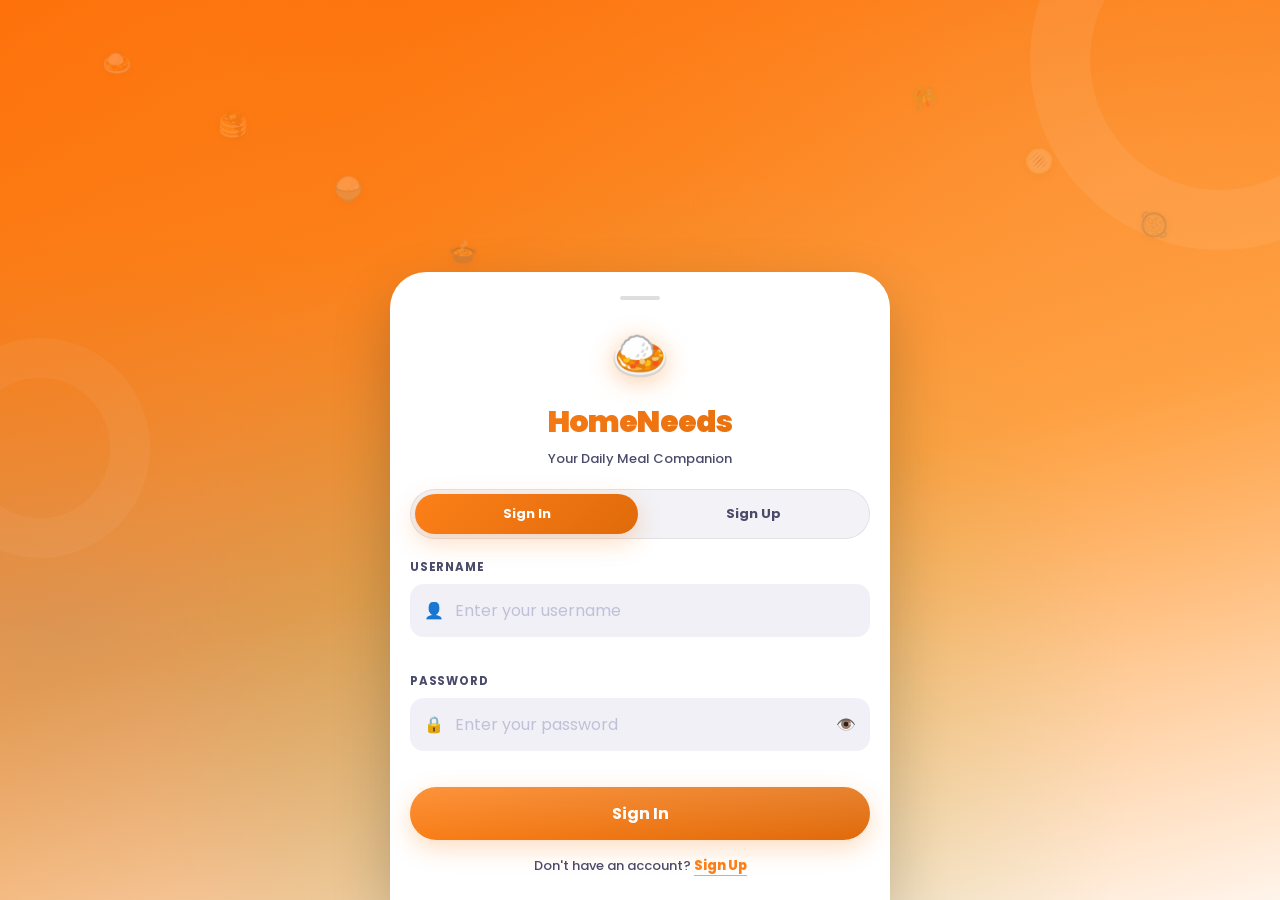
<file: index.html>
<!DOCTYPE html>
<html lang="en">

<head>
  <meta charset="UTF-8" />
  <meta name="viewport" content="width=device-width, initial-scale=1.0, maximum-scale=1.0, user-scalable=no" />
  <meta name="theme-color" content="#FF5722" />
  <meta name="description" content="HomeNeeds - Your Daily Meal Manager" />
  <meta name="apple-mobile-web-app-capable" content="yes" />
  <meta name="mobile-web-app-capable" content="yes" />
  <title>HomeNeeds</title>
  <link rel="manifest" href="manifest.json" />
  <link rel="stylesheet" href="css/style.css" />
  <link rel="stylesheet" href="css/auth.css" />
  <link rel="stylesheet" href="css/dashboard.css" />
  <link rel="stylesheet" href="css/meals.css" />
  <link rel="stylesheet" href="css/shopping.css" />
  <link rel="preconnect" href="https://fonts.googleapis.com" />
  <link rel="preconnect" href="https://fonts.gstatic.com" crossorigin />
  <link href="https://fonts.googleapis.com/css2?family=Poppins:wght@300;400;500;600;700;800&display=swap"
    rel="stylesheet" />
</head>

<body class="light-theme" data-text-size="medium">
  <!-- Animated background canvas -->
  <canvas id="bg-canvas"></canvas>
  <!-- ==================== PAGE 1: AUTH ==================== -->
  <div id="page-auth" class="page active">
    <div class="auth-bg">
      <div class="auth-container">
        <div class="auth-logo">
          <div class="logo-icon">🍛</div>
          <h1 class="logo-text">HomeNeeds</h1>
          <p class="logo-tagline">Your Daily Meal Companion</p>
        </div>

        <div class="auth-tabs">
          <button class="auth-tab active" data-tab="signin">Sign In</button>
          <button class="auth-tab" data-tab="signup">Sign Up</button>
        </div>

        <!-- Sign In -->
        <div class="auth-form-wrap" id="signin-form">
          <form class="auth-form" id="form-signin" novalidate>
            <div class="form-group">
              <label class="form-label">Username</label>
              <div class="input-wrap">
                <span class="input-icon">👤</span>
                <input type="text" class="form-input" id="signin-username" placeholder="Enter your username"
                  autocomplete="username" />
              </div>
              <span class="form-error" id="err-signin-username"></span>
            </div>
            <div class="form-group">
              <label class="form-label">Password</label>
              <div class="input-wrap">
                <span class="input-icon">🔒</span>
                <input type="password" class="form-input" id="signin-password" placeholder="Enter your password"
                  autocomplete="current-password" />
                <button type="button" class="toggle-pass" data-target="signin-password">👁️</button>
              </div>
              <span class="form-error" id="err-signin-password"></span>
            </div>
            <button type="submit" class="btn-primary btn-full"><span>Sign In</span></button>
            <p class="auth-alt-text">Don't have an account? <span class="auth-link" data-tab="signup">Sign Up</span></p>
          </form>
        </div>

        <!-- Sign Up -->
        <div class="auth-form-wrap hidden" id="signup-form">
          <form class="auth-form" id="form-signup" novalidate>
            <div class="form-group">
              <label class="form-label">Full Name</label>
              <div class="input-wrap">
                <span class="input-icon">✏️</span>
                <input type="text" class="form-input" id="signup-name" placeholder="Enter your full name"
                  autocomplete="name" />
              </div>
              <span class="form-error" id="err-signup-name"></span>
            </div>
            <div class="form-group">
              <label class="form-label">Username</label>
              <div class="input-wrap">
                <span class="input-icon">👤</span>
                <input type="text" class="form-input" id="signup-username" placeholder="Choose a username"
                  autocomplete="username" />
              </div>
              <span class="form-error" id="err-signup-username"></span>
            </div>
            <div class="form-group">
              <label class="form-label">Date of Birth</label>
              <div class="input-wrap">
                <span class="input-icon">📅</span>
                <input type="date" class="form-input" id="signup-dob" autocomplete="bday" />
              </div>
              <span class="form-error" id="err-signup-dob"></span>
            </div>
            <div class="form-group">
              <label class="form-label">Password</label>
              <div class="input-wrap">
                <span class="input-icon">🔒</span>
                <input type="password" class="form-input" id="signup-password" placeholder="Create a password"
                  autocomplete="new-password" />
                <button type="button" class="toggle-pass" data-target="signup-password">👁️</button>
              </div>
              <span class="form-error" id="err-signup-password"></span>
            </div>
            <div class="form-group">
              <label class="form-label">Confirm Password</label>
              <div class="input-wrap">
                <span class="input-icon">🔒</span>
                <input type="password" class="form-input" id="signup-confirm" placeholder="Confirm your password"
                  autocomplete="new-password" />
                <button type="button" class="toggle-pass" data-target="signup-confirm">👁️</button>
              </div>
              <span class="form-error" id="err-signup-confirm"></span>
            </div>
            <button type="submit" class="btn-primary btn-full"><span>Create Account</span></button>
            <p class="auth-alt-text">Already have an account? <span class="auth-link" data-tab="signin">Sign In</span>
            </p>
          </form>
        </div>
      </div>
    </div>
  </div>

  <!-- ==================== PAGE 2: DASHBOARD ==================== -->
  <div id="page-dashboard" class="page hidden">

    <!-- Header -->
    <div class="app-header">
      <div class="header-left">
        <div class="user-avatar" id="dash-avatar">👤</div>
        <div class="header-info">
          <p class="header-greeting" id="dash-greeting">Good Morning!</p>
          <h2 class="header-username" id="dash-username">User</h2>
        </div>
      </div>
      <div class="header-right">
        <button class="icon-btn" id="dash-settings-btn" title="Settings">⚙️</button>
      </div>
    </div>

    <!-- Scrollable Content -->
    <div class="dashboard-content">

      <div class="dash-hero">
        <div class="dash-hero-text">
          <h3>Plan Your Week 🗓️</h3>
          <p>Tap any day to manage breakfast, lunch &amp; dinner</p>
        </div>
        <span class="dash-hero-emoji">🍛</span>
      </div>

      <div class="week-header">
        <h3 class="section-title">This Week's Meals</h3>
        <p class="section-subtitle">Tap a day to manage your meals</p>
      </div>
      <div class="week-grid" id="week-grid"></div>

      <div class="quick-stats">
        <h3 class="section-title">Quick Stats</h3>
        <div class="stats-grid">
          <div class="stat-card">
            <div class="stat-icon">🍽️</div>
            <div class="stat-info">
              <span class="stat-value" id="stat-total-meals">0</span>
              <span class="stat-label">Meals Planned</span>
            </div>
          </div>
          <div class="stat-card">
            <div class="stat-icon">🛒</div>
            <div class="stat-info">
              <span class="stat-value" id="stat-shopping">0</span>
              <span class="stat-label">To Buy</span>
            </div>
          </div>
          <div class="stat-card">
            <div class="stat-icon">✅</div>
            <div class="stat-info">
              <span class="stat-value" id="stat-complete">0</span>
              <span class="stat-label">Days Planned</span>
            </div>
          </div>
        </div>
      </div>
    </div>

    <!-- Bottom Nav — NO settings tab -->
    <nav class="bottom-nav">
      <button class="nav-item active" data-page="dashboard">
        <span class="nav-icon">🏠</span>
        <span class="nav-label">Home</span>
      </button>
      <button class="nav-item" data-page="meals">
        <span class="nav-icon">🍛</span>
        <span class="nav-label">Meals</span>
      </button>
      <button class="nav-item" data-page="shopping">
        <span class="nav-icon">🛒</span>
        <span class="nav-label">Shopping</span>
      </button>
    </nav>
  </div>

  <!-- ==================== PAGE 3: MEALS ==================== -->
  <div id="page-meals" class="page hidden">

    <div class="app-header">
      <div class="header-left">
        <button class="back-btn" id="meals-back-btn">←</button>
        <div class="header-info">
          <p class="header-greeting">Meal Plan</p>
          <h2 class="header-username" id="meals-day-title">Monday</h2>
        </div>
      </div>
      <div class="header-right">
        <button class="icon-btn" id="meals-settings-btn" title="Settings">⚙️</button>
      </div>
    </div>

    <div class="meals-content" id="meals-content"></div>

    <!-- Bottom Nav — NO settings tab -->
    <nav class="bottom-nav">
      <button class="nav-item" data-page="dashboard">
        <span class="nav-icon">🏠</span>
        <span class="nav-label">Home</span>
      </button>
      <button class="nav-item active" data-page="meals">
        <span class="nav-icon">🍛</span>
        <span class="nav-label">Meals</span>
      </button>
      <button class="nav-item" data-page="shopping">
        <span class="nav-icon">🛒</span>
        <span class="nav-label">Shopping</span>
      </button>
    </nav>
  </div>

  <!-- ==================== PAGE 4: SHOPPING ==================== -->
  <div id="page-shopping" class="page hidden">

    <div class="app-header">
      <div class="header-left">
        <button class="back-btn" id="shopping-back-btn">←</button>
        <div class="header-info">
          <p class="header-greeting">Grocery</p>
          <h2 class="header-username">Shopping List</h2>
        </div>
      </div>
      <div class="header-right">
        <button class="icon-btn" id="shopping-settings-btn" title="Settings">⚙️</button>
      </div>
    </div>

    <div class="shopping-content">
      <div class="shopping-summary">
        <div class="summary-card">
          <span class="summary-icon">📋</span>
          <div>
            <p class="summary-value" id="shop-total">0</p>
            <p class="summary-label">Total Items</p>
          </div>
        </div>
        <div class="summary-card">
          <span class="summary-icon">✅</span>
          <div>
            <p class="summary-value" id="shop-bought">0</p>
            <p class="summary-label">Bought</p>
          </div>
        </div>
        <div class="summary-card">
          <span class="summary-icon">⏳</span>
          <div>
            <p class="summary-value" id="shop-remaining">0</p>
            <p class="summary-label">Remaining</p>
          </div>
        </div>
      </div>

      <div class="shopping-list-wrap">
        <div class="shopping-filter">
          <button class="filter-btn active" data-filter="all">All</button>
          <button class="filter-btn" data-filter="pending">Pending</button>
          <button class="filter-btn" data-filter="bought">Bought</button>
        </div>
        <div id="shopping-list" class="shopping-list"></div>
        <div class="empty-state hidden" id="shopping-empty">
          <div class="empty-icon">🛒</div>
          <p class="empty-title">No Items Yet</p>
          <p class="empty-subtitle">Mark ingredients as unavailable from the Meals page to add them here.</p>
        </div>
      </div>
    </div>

    <!-- Bottom Nav — NO settings tab -->
    <nav class="bottom-nav">
      <button class="nav-item" data-page="dashboard">
        <span class="nav-icon">🏠</span>
        <span class="nav-label">Home</span>
      </button>
      <button class="nav-item" data-page="meals">
        <span class="nav-icon">🍛</span>
        <span class="nav-label">Meals</span>
      </button>
      <button class="nav-item active" data-page="shopping">
        <span class="nav-icon">🛒</span>
        <span class="nav-label">Shopping</span>
      </button>
    </nav>
  </div>

  <!-- ==================== SETTINGS PANEL ==================== -->
  <div id="settings-overlay" class="overlay hidden"></div>
  <div id="settings-panel" class="settings-panel hidden">
    <div class="settings-header">
      <h2 class="settings-title">Settings</h2>
      <button class="close-btn" id="settings-close">✕</button>
    </div>
    <div class="settings-content">

      <!-- Profile -->
      <div class="settings-section">
        <div class="settings-profile-card">
          <div class="settings-avatar-wrap">
            <div class="settings-avatar" id="settings-avatar">👤</div>
            <button class="avatar-edit-btn" id="avatar-edit-btn">📷</button>
            <input type="file" id="avatar-upload" accept="image/*" class="hidden" />
          </div>
          <div class="settings-profile-info">
            <h3 class="settings-name" id="settings-display-name">User Name</h3>
            <p class="settings-uname" id="settings-display-username">@username</p>
          </div>
        </div>
      </div>

      <!-- Appearance -->
      <div class="settings-section">
        <h3 class="settings-section-title">🎨 Appearance</h3>

        <!-- Theme row -->
        <div class="settings-row">
          <div class="settings-row-info">
            <span class="settings-row-label">Theme</span>
            <span class="settings-row-desc">Switch between light and dark</span>
          </div>
          <div class="theme-toggle-wrap">
            <button class="theme-option active" data-theme="light">☀️ Light</button>
            <button class="theme-option" data-theme="dark">🌙 Dark</button>
          </div>
        </div>

        <!-- Text Size row — slider with min/max clamp -->
        <div class="settings-row font-size-row">
          <div class="settings-row-info">
            <span class="settings-row-label">Text Size</span>
            <span class="settings-row-desc">
              Drag or use − / + &nbsp;•&nbsp;
              Range: <strong>12px – 22px</strong>
            </span>
          </div>

          <div class="font-size-control">
            <!-- Badge showing current size -->
            <div class="font-size-badge-row">
              <span class="font-size-badge-label">Current size</span>
              <span class="font-size-badge" id="font-size-label">16px</span>
            </div>

            <!-- Slider + step buttons -->
            <div class="font-slider-row">
              <button class="font-step-btn" id="font-dec" title="Decrease font">−</button>
              <input type="range" id="font-size-slider" class="font-slider" min="12" max="22" step="1" value="16"
                aria-label="Font size" />
              <button class="font-step-btn" id="font-inc" title="Increase font">+</button>
            </div>

            <!-- Min / Max endpoint labels -->
            <div class="font-range-labels">
              <span>A <small>(12px min)</small></span>
              <span>A <small>(22px max)</small></span>
            </div>
          </div>
        </div>

      </div>

      <!-- Account -->
      <div class="settings-section">
        <h3 class="settings-section-title">👤 Account</h3>
        <div class="settings-actions-group">
          <button class="settings-action-btn" id="btn-change-username">
            <span class="action-icon">✏️</span>
            <span>Change Username</span>
            <span class="action-arrow">›</span>
          </button>
          <button class="settings-action-btn" id="btn-change-photo">
            <span class="action-icon">📷</span>
            <span>Update Profile Photo</span>
            <span class="action-arrow">›</span>
          </button>
          <button class="settings-action-btn" id="btn-switch-account">
            <span class="action-icon">🔄</span>
            <span>Switch Account</span>
            <span class="action-arrow">›</span>
          </button>
          <button class="settings-action-btn danger" id="btn-delete-account">
            <span class="action-icon">🗑️</span>
            <span>Delete Account</span>
            <span class="action-arrow">›</span>
          </button>
        </div>
      </div>

      <!-- Sign Out -->
      <div class="settings-section">
        <button class="btn-signout" id="btn-signout">Sign Out</button>
      </div>

    </div>
  </div>

  <!-- ==================== MODALS ==================== -->

  <!-- Add Dish Modal -->
  <div id="modal-add-dish" class="modal hidden">
    <div class="modal-overlay" id="modal-add-dish-overlay"></div>
    <div class="modal-box">
      <div class="modal-header">
        <h3 class="modal-title">Add New Dish</h3>
        <button class="close-btn modal-close" data-modal="modal-add-dish">✕</button>
      </div>
      <div class="modal-body">
        <div class="form-group">
          <label class="form-label">Dish Name (Optional)</label>
          <input type="text" class="form-input plain-input" id="new-dish-name" placeholder="e.g., Masala Dosa" />
        </div>
        <div class="form-group">
          <label class="form-label">Ingredients (Optional)</label>
          <div class="ingredient-input-wrap">
            <input type="text" class="form-input plain-input" id="new-ingredient-input"
              placeholder="Type ingredient and press Add" />
            <button type="button" class="btn-add-ingredient" id="btn-add-ingredient">Add</button>
          </div>
          <div class="ingredient-tags" id="ingredient-tags"></div>
        </div>
        <div class="form-group">
          <label class="form-label">Dish Image (Optional)</label>
          <div class="image-upload-area" id="dish-image-area">
            <input type="file" id="dish-image-upload" accept="image/*" class="hidden" />
            <div class="upload-placeholder" id="upload-placeholder">
              <span class="upload-icon">📷</span>
              <span>Tap to upload image</span>
            </div>
            <img id="dish-image-preview" class="hidden" alt="Dish preview" />
          </div>
        </div>
      </div>
      <div class="modal-footer">
        <button class="btn-secondary modal-close" data-modal="modal-add-dish">Cancel</button>
        <button class="btn-primary" id="btn-save-dish">Save Dish</button>
      </div>
    </div>
  </div>

  <!-- Change Username Modal -->
  <div id="modal-change-username" class="modal hidden">
    <div class="modal-overlay"></div>
    <div class="modal-box">
      <div class="modal-header">
        <h3 class="modal-title">Change Username</h3>
        <button class="close-btn modal-close" data-modal="modal-change-username">✕</button>
      </div>
      <div class="modal-body">
        <div class="form-group">
          <label class="form-label">New Username</label>
          <input type="text" class="form-input plain-input" id="new-username-input" placeholder="Enter new username" />
          <span class="form-error" id="err-new-username"></span>
        </div>
      </div>
      <div class="modal-footer">
        <button class="btn-secondary modal-close" data-modal="modal-change-username">Cancel</button>
        <button class="btn-primary" id="btn-save-username">Save</button>
      </div>
    </div>
  </div>

  <!-- Delete Account Modal -->
  <div id="modal-delete-account" class="modal hidden">
    <div class="modal-overlay"></div>
    <div class="modal-box">
      <div class="modal-header">
        <h3 class="modal-title danger-title">Delete Account</h3>
        <button class="close-btn modal-close" data-modal="modal-delete-account">✕</button>
      </div>
      <div class="modal-body">
        <div class="warning-box">
          <span class="warning-icon">⚠️</span>
          <p>This action is permanent and cannot be undone. All your meal plans and data will be deleted.</p>
        </div>
        <div class="form-group">
          <label class="form-label">Enter your password to confirm</label>
          <input type="password" class="form-input plain-input" id="delete-confirm-pass" placeholder="Your password" />
          <span class="form-error" id="err-delete-pass"></span>
        </div>
      </div>
      <div class="modal-footer">
        <button class="btn-secondary modal-close" data-modal="modal-delete-account">Cancel</button>
        <button class="btn-danger" id="btn-confirm-delete">Delete Account</button>
      </div>
    </div>
  </div>

  <!-- Toast -->
  <div id="toast" class="toast hidden">
    <span class="toast-icon" id="toast-icon">✅</span>
    <span class="toast-message" id="toast-message">Done!</span>
  </div>

  <!-- Loading -->
  <div id="loading-spinner" class="loading-spinner hidden">
    <div class="spinner-ring"></div>
  </div>

  <!-- Scripts — ORDER MATTERS -->
  <script src="js/app.js"></script>
  <script src="js/auth.js"></script>
  <script src="js/dashboard.js"></script>
  <script src="js/meals.js"></script>
  <script src="js/shopping.js"></script>

  <script>
    /* ── Animated background canvas (Swiggy-style floating bubbles) ── */
    (function () {
      const canvas = document.getElementById('bg-canvas');
      const ctx = canvas.getContext('2d');

      function resize() {
        canvas.width = window.innerWidth;
        canvas.height = window.innerHeight;
      }
      resize();
      window.addEventListener('resize', resize);

      /* Bubble config */
      const BUBBLE_COUNT = 18;
      const bubbles = [];

      function randBetween(a, b) { return a + Math.random() * (b - a); }

      const lightColors = [
        'rgba(252,128,25,VAL)',
        'rgba(253,164,79,VAL)',
        'rgba(96,178,70,VAL)',
        'rgba(61,124,201,VAL)',
        'rgba(255,200,100,VAL)',
        'rgba(252,100,50,VAL)',
      ];
      const darkColors = [
        'rgba(252,128,25,VAL)',
        'rgba(200,80,10,VAL)',
        'rgba(60,120,50,VAL)',
        'rgba(40,80,160,VAL)',
      ];

      function makeColor(isDark) {
        const palette = isDark ? darkColors : lightColors;
        const c = palette[Math.floor(Math.random() * palette.length)];
        const opacity = isDark
          ? randBetween(0.04, 0.10).toFixed(3)
          : randBetween(0.06, 0.16).toFixed(3);
        return c.replace('VAL', opacity);
      }

      function spawnBubble(forceFresh) {
        const isDark = document.body.classList.contains('dark-theme');
        return {
          x: randBetween(0, window.innerWidth),
          y: forceFresh ? randBetween(0, window.innerHeight) : window.innerHeight + 60,
          r: randBetween(20, 80),
          vy: randBetween(-0.35, -0.80),
          vx: randBetween(-0.20, 0.20),
          opacity: 1,
          color: makeColor(isDark),
          wobble: randBetween(0, Math.PI * 2),
          wobbleSpeed: randBetween(0.008, 0.022),
        };
      }

      for (let i = 0; i < BUBBLE_COUNT; i++) bubbles.push(spawnBubble(true));

      function draw() {
        ctx.clearRect(0, 0, canvas.width, canvas.height);
        const isDark = document.body.classList.contains('dark-theme');

        bubbles.forEach((b, i) => {
          /* Move */
          b.y += b.vy;
          b.wobble += b.wobbleSpeed;
          b.x += Math.sin(b.wobble) * 0.6 + b.vx;

          /* Recycle */
          if (b.y + b.r < -10) {
            bubbles[i] = spawnBubble(false);
            return;
          }

          /* Draw */
          ctx.beginPath();
          ctx.arc(b.x, b.y, b.r, 0, Math.PI * 2);
          ctx.fillStyle = b.color;
          ctx.fill();

          /* Highlight shimmer */
          const grd = ctx.createRadialGradient(
            b.x - b.r * 0.3, b.y - b.r * 0.3, b.r * 0.05,
            b.x, b.y, b.r
          );
          grd.addColorStop(0, 'rgba(255,255,255,0.18)');
          grd.addColorStop(1, 'rgba(255,255,255,0)');
          ctx.beginPath();
          ctx.arc(b.x, b.y, b.r, 0, Math.PI * 2);
          ctx.fillStyle = grd;
          ctx.fill();
        });

        requestAnimationFrame(draw);
      }

      draw();

      /* Spawn floating food emoji on auth page */
      function spawnFoodFloats() {
        const page = document.getElementById('page-auth');
        const bg = page?.querySelector('.auth-bg');
        if (!bg) return;

        // Clear old
        bg.querySelectorAll('.food-float').forEach(el => el.remove());

        const foods = ['🍛', '🥞', '🍚', '🍲', '🥗', '🍩', '🫕', '🎋', '🫓', '🥘'];
        foods.forEach((f, i) => {
          const el = document.createElement('span');
          el.className = 'food-float';
          el.textContent = f;
          el.style.setProperty('--dur', `${7 + i * 1.1}s`);
          el.style.setProperty('--delay', `${i * 0.7}s`);
          el.style.left = `${8 + (i * 9) % 88}%`;
          el.style.top = `${5 + (i * 7) % 45}%`;
          bg.appendChild(el);
        });
      }

      /* Run after app boots */
      window.addEventListener('load', spawnFoodFloats);
    })();
  </script>

  <!-- Service Worker Registration -->
  <script>
    if ('serviceWorker' in navigator) {
      window.addEventListener('load', function () {
        navigator.serviceWorker.register('/sw.js')
          .then(function (reg) {
            console.log('SW registered:', reg.scope);
          })
          .catch(function (err) {
            console.log('SW error:', err);
          });
      });
    }
  </script>
</body>

</html>
</file>
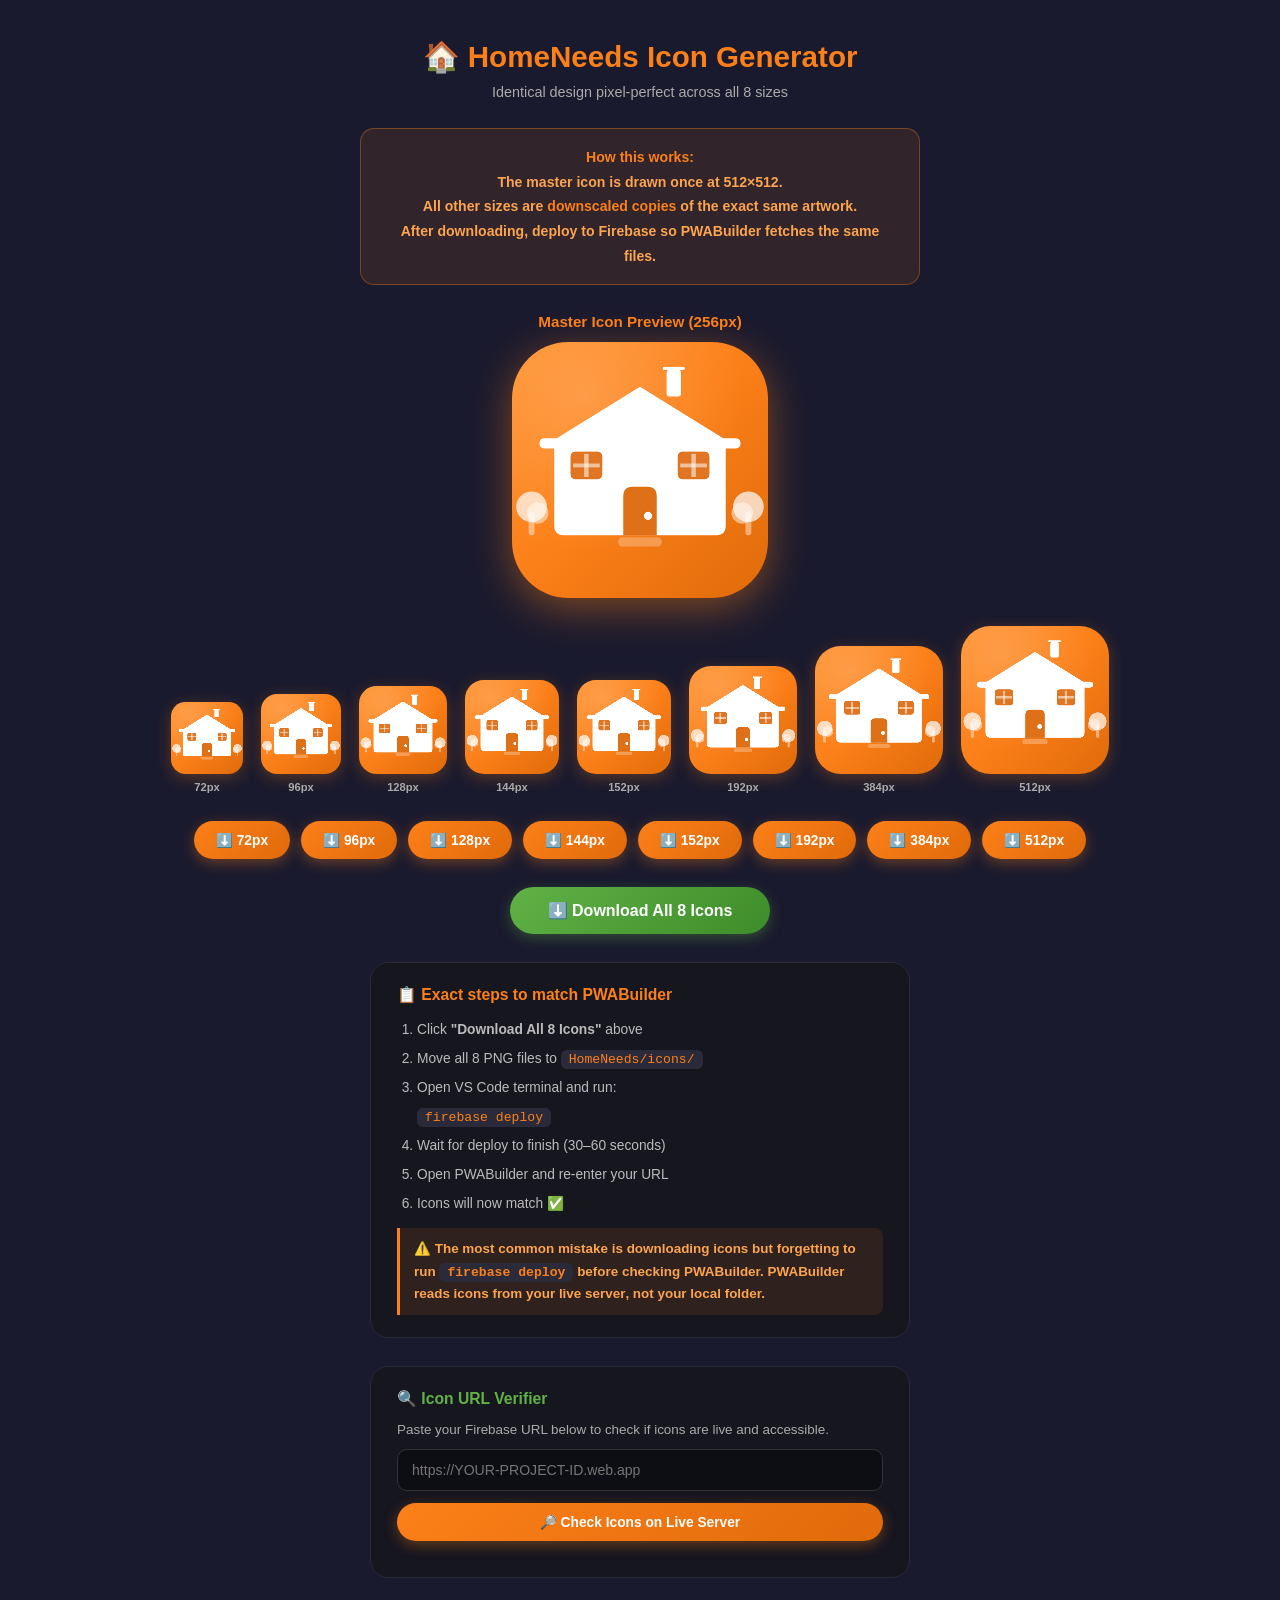
<file: generate-icons.html>
<!DOCTYPE html>
<html lang="en">

<head>
  <meta charset="UTF-8" />
  <title>HomeNeeds Icon Generator</title>
  <style>
    *,
    *::before,
    *::after {
      box-sizing: border-box;
      margin: 0;
      padding: 0;
    }

    body {
      font-family: 'Segoe UI', Arial, sans-serif;
      background: #1a1a2e;
      color: #fff;
      min-height: 100vh;
      display: flex;
      flex-direction: column;
      align-items: center;
      padding: 40px 20px;
      gap: 28px;
    }

    h1 {
      font-size: 1.85rem;
      font-weight: 800;
      color: #FC8019;
      text-align: center;
    }

    p.sub {
      color: #aaa;
      font-size: 0.9rem;
      text-align: center;
      margin-top: -18px;
    }

    .notice {
      background: rgba(252, 128, 25, 0.10);
      border: 1.5px solid rgba(252, 128, 25, 0.35);
      border-radius: 14px;
      padding: 16px 24px;
      max-width: 560px;
      width: 100%;
      font-size: 0.88rem;
      color: #fda44f;
      font-weight: 600;
      line-height: 1.75;
      text-align: center;
    }

    .notice strong {
      color: #FC8019;
    }

    .master-wrap {
      display: flex;
      flex-direction: column;
      align-items: center;
      gap: 12px;
    }

    .master-wrap h2 {
      font-size: 0.95rem;
      color: #FC8019;
      font-weight: 700;
    }

    #master-display {
      border-radius: 22%;
      box-shadow: 0 10px 40px rgba(252, 128, 25, 0.45);
      image-rendering: pixelated;
    }

    .sizes-row {
      display: flex;
      flex-wrap: wrap;
      gap: 18px;
      justify-content: center;
      align-items: flex-end;
    }

    .size-item {
      display: flex;
      flex-direction: column;
      align-items: center;
      gap: 7px;
    }

    .size-item canvas {
      border-radius: 20%;
      box-shadow: 0 4px 16px rgba(252, 128, 25, 0.28);
      image-rendering: auto;
    }

    .size-item span {
      font-size: 0.70rem;
      color: #aaa;
      font-weight: 700;
    }

    .btn-row {
      display: flex;
      flex-wrap: wrap;
      gap: 11px;
      justify-content: center;
    }

    .btn {
      background: linear-gradient(135deg, #FC8019, #e06a0a);
      color: #fff;
      border: none;
      border-radius: 50px;
      padding: 11px 22px;
      font-size: 0.86rem;
      font-weight: 700;
      cursor: pointer;
      font-family: inherit;
      box-shadow: 0 4px 14px rgba(252, 128, 25, 0.35);
      transition: transform 0.14s;
    }

    .btn:hover {
      transform: translateY(-2px);
    }

    .btn:active {
      transform: scale(0.96);
    }

    .btn-big {
      background: linear-gradient(135deg, #60b246, #3d8c2a);
      box-shadow: 0 4px 14px rgba(96, 178, 70, 0.35);
      font-size: 1rem;
      padding: 14px 38px;
    }

    .status {
      padding: 12px 28px;
      border-radius: 50px;
      font-weight: 700;
      font-size: 0.88rem;
      text-align: center;
      display: none;
    }

    .status.show {
      display: block;
    }

    .status.ok {
      background: rgba(96, 178, 70, 0.14);
      color: #60b246;
      border: 1.5px solid #60b246;
    }

    .box {
      background: #16161f;
      border: 1px solid #2a2a3a;
      border-radius: 18px;
      padding: 22px 26px;
      max-width: 540px;
      width: 100%;
    }

    .box h3 {
      color: #FC8019;
      margin-bottom: 12px;
      font-size: 0.98rem;
      font-weight: 800;
    }

    .box ol {
      padding-left: 20px;
      color: #bbb;
      font-size: 0.86rem;
      line-height: 2.1;
    }

    .box code {
      background: #2a2a3a;
      padding: 2px 8px;
      border-radius: 6px;
      color: #FC8019;
      font-size: 0.82rem;
    }

    .box .step-important {
      background: rgba(252, 128, 25, 0.10);
      border-left: 3px solid #FC8019;
      padding: 10px 14px;
      border-radius: 0 8px 8px 0;
      margin-top: 10px;
      color: #fda44f;
      font-size: 0.84rem;
      font-weight: 600;
      line-height: 1.65;
    }

    #verify-section {
      max-width: 540px;
      width: 100%;
      background: #16161f;
      border: 1px solid #2a2a3a;
      border-radius: 18px;
      padding: 22px 26px;
    }

    #verify-section h3 {
      color: #60b246;
      margin-bottom: 14px;
      font-size: 0.98rem;
      font-weight: 800;
    }

    #verify-section input {
      width: 100%;
      background: #0d0d14;
      border: 1.5px solid #333;
      border-radius: 10px;
      padding: 12px 14px;
      color: #fff;
      font-size: 0.88rem;
      font-family: inherit;
      outline: none;
      margin-bottom: 12px;
    }

    #verify-section input:focus {
      border-color: #FC8019;
    }

    #verify-result {
      font-size: 0.86rem;
      line-height: 1.8;
      color: #bbb;
    }

    .verify-ok {
      color: #60b246;
      font-weight: 700;
    }

    .verify-err {
      color: #f44336;
      font-weight: 700;
    }
  </style>
</head>

<body>

  <h1>🏠 HomeNeeds Icon Generator</h1>
  <p class="sub">Identical design pixel-perfect across all 8 sizes</p>

  <div class="notice">
    <strong>How this works:</strong><br />
    The master icon is drawn once at 512×512.<br />
    All other sizes are <strong>downscaled copies</strong> of the exact same artwork.<br />
    After downloading, deploy to Firebase so PWABuilder fetches the same files.
  </div>

  <!-- Hidden 512px master -->
  <canvas id="master-canvas" width="512" height="512" style="display:none"></canvas>

  <!-- 256px preview -->
  <div class="master-wrap">
    <h2>Master Icon Preview (256px)</h2>
    <canvas id="master-display" width="256" height="256"></canvas>
  </div>

  <!-- Size previews -->
  <div class="sizes-row" id="sizes-row"></div>

  <!-- Individual download buttons -->
  <div class="btn-row" id="btn-row"></div>

  <!-- Download all -->
  <button class="btn btn-big" onclick="downloadAll()">⬇️ Download All 8 Icons</button>

  <div class="status" id="status"></div>

  <!-- Instructions -->
  <div class="box">
    <h3>📋 Exact steps to match PWABuilder</h3>
    <ol>
      <li>Click <strong>"Download All 8 Icons"</strong> above</li>
      <li>Move all 8 PNG files to <code>HomeNeeds/icons/</code></li>
      <li>Open VS Code terminal and run:<br />
        <code>firebase deploy</code>
      </li>
      <li>Wait for deploy to finish (30–60 seconds)</li>
      <li>Open PWABuilder and re-enter your URL</li>
      <li>Icons will now match ✅</li>
    </ol>
    <div class="step-important">
      ⚠️ The most common mistake is downloading icons but forgetting
      to run <code>firebase deploy</code> before checking PWABuilder.
      PWABuilder reads icons from your <strong>live server</strong>,
      not your local folder.
    </div>
  </div>

  <!-- Verify tool -->
  <div id="verify-section">
    <h3>🔍 Icon URL Verifier</h3>
    <p style="color:#aaa;font-size:0.84rem;margin-bottom:12px;">
      Paste your Firebase URL below to check if icons are live and accessible.
    </p>
    <input type="url" id="verify-url" placeholder="https://YOUR-PROJECT-ID.web.app" oninput="clearVerify()" />
    <button class="btn" onclick="verifyIcons()" style="width:100%;margin-bottom:14px;">
      🔎 Check Icons on Live Server
    </button>
    <div id="verify-result"></div>
  </div>

  <script>
    /* ================================================================
       SIZES
    ================================================================ */
    var SIZES = [72, 96, 128, 144, 152, 192, 384, 512];

    /* ================================================================
       DRAW MASTER ICON AT 512×512
       All measurements are proportional to S=512
    ================================================================ */
    function drawMasterIcon(canvas) {
      canvas.width = 512;
      canvas.height = 512;
      var ctx = canvas.getContext('2d');
      var S = 512;

      ctx.clearRect(0, 0, S, S);

      /* ── 1. Orange rounded-square background ── */
      var bgGrad = ctx.createLinearGradient(0, 0, S, S);
      bgGrad.addColorStop(0.00, '#FF8F2A');
      bgGrad.addColorStop(0.48, '#FC8019');
      bgGrad.addColorStop(1.00, '#E06A0A');
      ctx.fillStyle = bgGrad;

      var R = Math.round(S * 0.18);
      rrect(ctx, 0, 0, S, S, R);
      ctx.fill();

      /* ── 2. Soft top-left highlight ── */
      var hi = ctx.createRadialGradient(S * 0.28, S * 0.20, 0, S * 0.28, S * 0.20, S * 0.62);
      hi.addColorStop(0, 'rgba(255,255,255,0.17)');
      hi.addColorStop(1, 'rgba(255,255,255,0.00)');
      ctx.fillStyle = hi;
      rrect(ctx, 0, 0, S, S, R);
      ctx.fill();

      /* ── 3. Villa home ── */
      drawVilla(ctx, S);
    }

    /* Rounded rectangle path helper */
    function rrect(ctx, x, y, w, h, r) {
      if (typeof r === 'number') r = { tl: r, tr: r, br: r, bl: r };
      ctx.beginPath();
      ctx.moveTo(x + r.tl, y);
      ctx.lineTo(x + w - r.tr, y);
      ctx.quadraticCurveTo(x + w, y, x + w, y + r.tr);
      ctx.lineTo(x + w, y + h - r.br);
      ctx.quadraticCurveTo(x + w, y + h, x + w - r.br, y + h);
      ctx.lineTo(x + r.bl, y + h);
      ctx.quadraticCurveTo(x, y + h, x, y + h - r.bl);
      ctx.lineTo(x, y + r.tl);
      ctx.quadraticCurveTo(x, y, x + r.tl, y);
      ctx.closePath();
    }

    function drawVilla(ctx, S) {
      ctx.save();
      ctx.fillStyle = '#FFFFFF';
      ctx.strokeStyle = '#FFFFFF';
      ctx.lineCap = 'round';
      ctx.lineJoin = 'round';

      /* Layout constants (all proportional to S) */
      var pad = S * 0.115;
      var w = S - pad * 2;
      var cx = S * 0.500;

      var roofTopY = S * 0.175;
      var roofMidY = S * 0.390;
      var wallBotY = S * 0.755;
      var wL = pad + w * 0.065;   /* wall left x  */
      var wR = S - pad - w * 0.065; /* wall right x */
      var wallW = wR - wL;
      var wallH = wallBotY - roofMidY;

      /* A ── Triangular roof ── */
      ctx.beginPath();
      ctx.moveTo(cx, roofTopY);
      ctx.lineTo(wR + w * 0.055, roofMidY + S * 0.018);
      ctx.lineTo(wL - w * 0.055, roofMidY + S * 0.018);
      ctx.closePath();
      ctx.fill();

      /* B ── Overhang bar ── */
      var ovH = S * 0.040;
      var ovY = roofMidY - ovH * 0.35;
      ctx.beginPath();
      rrect(ctx, wL - w * 0.075, ovY, wallW + w * 0.15, ovH, ovH / 2);
      ctx.fill();

      /* C ── Wall body ── */
      ctx.beginPath();
      rrect(ctx, wL, roofMidY, wallW, wallH,
        { tl: 0, tr: 0, br: S * 0.038, bl: S * 0.038 });
      ctx.fill();

      /* D ── Front door ── */
      var dW = wallW * 0.195;
      var dH = wallH * 0.520;
      var dX = cx - dW / 2;
      var dY = wallBotY - dH;
      ctx.fillStyle = 'rgba(220,100,5,0.92)';
      ctx.beginPath();
      rrect(ctx, dX, dY, dW, dH, { tl: dW * 0.28, tr: dW * 0.28, br: 0, bl: 0 });
      ctx.fill();

      /* Door knob */
      ctx.fillStyle = '#FFFFFF';
      ctx.beginPath();
      ctx.arc(dX + dW * 0.74, dY + dH * 0.60, S * 0.016, 0, Math.PI * 2);
      ctx.fill();

      /* E ── Windows ── */
      var winW = wallW * 0.185;
      var winH = wallH * 0.295;
      var winY = roofMidY + wallH * 0.105;
      var winLX = wL + wallW * 0.095;
      var winRX = wR - wallW * 0.095 - winW;

      function drawWin(wx) {
        ctx.fillStyle = 'rgba(220,100,5,0.88)';
        ctx.beginPath();
        rrect(ctx, wx, winY, winW, winH, S * 0.021);
        ctx.fill();
        /* Panes */
        ctx.fillStyle = 'rgba(255,255,255,0.54)';
        ctx.fillRect(wx + winW * 0.43, winY + winH * 0.08, winW * 0.14, winH * 0.84);
        ctx.fillRect(wx + winW * 0.08, winY + winH * 0.43, winW * 0.84, winH * 0.14);
      }
      drawWin(winLX);
      drawWin(winRX);

      /* F ── Chimney ── */
      ctx.fillStyle = '#FFFFFF';
      var chW = w * 0.073;
      var chH = (roofMidY - roofTopY) * 0.490;
      var chX = cx + w * 0.135;
      var chY = roofTopY + S * 0.038;
      ctx.beginPath();
      rrect(ctx, chX, chY - chH, chW, chH, chW * 0.22);
      ctx.fill();
      /* Cap */
      ctx.beginPath();
      rrect(ctx, chX - chW * 0.26, chY - chH - chW * 0.19,
        chW * 1.52, chW * 0.22, chW * 0.08);
      ctx.fill();

      /* G ── Ground path ── */
      ctx.fillStyle = 'rgba(255,255,255,0.26)';
      var pathW = wallW * 0.255;
      var pathH = S * 0.036;
      ctx.beginPath();
      rrect(ctx, cx - pathW / 2, wallBotY + S * 0.008, pathW, pathH, pathH / 2);
      ctx.fill();

      /* H ── Trees ── */
      tree(ctx, wL - w * 0.115, wallBotY, S, +1);
      tree(ctx, wR + w * 0.115, wallBotY, S, -1);

      ctx.restore();
    }

    function tree(ctx, cx, base, S, dir) {
      var tW = S * 0.023;
      var tH = S * 0.092;
      var lR = S * 0.060;

      /* Trunk */
      ctx.fillStyle = 'rgba(255,255,255,0.44)';
      ctx.beginPath();
      rrect(ctx, cx - tW / 2, base - tH, tW, tH, tW / 2);
      ctx.fill();

      /* Main leaves */
      ctx.fillStyle = 'rgba(255,255,255,0.70)';
      ctx.beginPath();
      ctx.arc(cx, base - tH - lR * 0.32, lR, 0, Math.PI * 2);
      ctx.fill();

      /* Secondary leaves */
      ctx.fillStyle = 'rgba(255,255,255,0.48)';
      ctx.beginPath();
      ctx.arc(cx + dir * lR * 0.40, base - tH + lR * 0.08, lR * 0.70, 0, Math.PI * 2);
      ctx.fill();
    }

    /* ================================================================
       SCALE FROM MASTER
       drawImage from the 512px master canvas → any target size
    ================================================================ */
    function scaledCanvas(size) {
      var master = document.getElementById('master-canvas');
      var out = document.createElement('canvas');
      out.width = size;
      out.height = size;
      var ctx = out.getContext('2d');
      ctx.imageSmoothingEnabled = true;
      ctx.imageSmoothingQuality = 'high';
      ctx.drawImage(master, 0, 0, size, size);
      return out;
    }

    /* ── Download one size ── */
    function dl(size) {
      var c = scaledCanvas(size);
      var link = document.createElement('a');
      link.download = 'icon-' + size + '.png';
      link.href = c.toDataURL('image/png');
      link.click();
    }

    /* ── Download all ── */
    function downloadAll() {
      var statusEl = document.getElementById('status');
      statusEl.className = 'status';
      var delay = 0;
      SIZES.forEach(function (size, i) {
        setTimeout(function () {
          dl(size);
          if (i === SIZES.length - 1) {
            statusEl.className = 'status show ok';
            statusEl.textContent =
              '✅ All 8 icons downloaded. Now run: firebase deploy';
          }
        }, delay);
        delay += 360;
      });
    }

    /* ================================================================
       BUILD UI
    ================================================================ */
    function buildUI() {
      /* Polyfill roundRect if needed */
      if (!CanvasRenderingContext2D.prototype.roundRect) {
        CanvasRenderingContext2D.prototype.roundRect = function (x, y, w, h, r) {
          if (typeof r === 'number') r = [r, r, r, r];
          this.beginPath();
          this.moveTo(x + r[0], y);
          this.lineTo(x + w - r[1], y);
          this.quadraticCurveTo(x + w, y, x + w, y + r[1]);
          this.lineTo(x + w, y + h - r[2]);
          this.quadraticCurveTo(x + w, y + h, x + w - r[2], y + h);
          this.lineTo(x + r[3], y + h);
          this.quadraticCurveTo(x, y + h, x, y + h - r[3]);
          this.lineTo(x, y + r[0]);
          this.quadraticCurveTo(x, y, x + r[0], y);
          this.closePath();
          return this;
        };
      }

      /* Draw master */
      var master = document.getElementById('master-canvas');
      drawMasterIcon(master);

      /* 256px preview */
      var display = document.getElementById('master-display');
      var dCtx = display.getContext('2d');
      dCtx.imageSmoothingEnabled = true;
      dCtx.imageSmoothingQuality = 'high';
      dCtx.drawImage(master, 0, 0, 256, 256);

      /* Size preview row */
      var previewSizes = { 72: 72, 96: 80, 128: 88, 144: 94, 152: 94, 192: 108, 384: 128, 512: 148 };
      var sizesRow = document.getElementById('sizes-row');

      SIZES.forEach(function (size) {
        var d = previewSizes[size] || 96;
        var cv = document.createElement('canvas');
        cv.width = d; cv.height = d;
        cv.style.borderRadius = '20%';
        var c = cv.getContext('2d');
        c.imageSmoothingEnabled = true;
        c.imageSmoothingQuality = 'high';
        c.drawImage(master, 0, 0, d, d);

        var item = document.createElement('div');
        item.className = 'size-item';
        var lbl = document.createElement('span');
        lbl.textContent = size + 'px';
        item.appendChild(cv);
        item.appendChild(lbl);
        sizesRow.appendChild(item);
      });

      /* Per-size download buttons */
      var btnRow = document.getElementById('btn-row');
      SIZES.forEach(function (size) {
        var btn = document.createElement('button');
        btn.className = 'btn';
        btn.textContent = '⬇️ ' + size + 'px';
        btn.onclick = function () { dl(size); };
        btnRow.appendChild(btn);
      });
    }

    /* ================================================================
       VERIFIER — checks if icons are live on the server
    ================================================================ */
    function clearVerify() {
      document.getElementById('verify-result').innerHTML = '';
    }

    function verifyIcons() {
      var base = document.getElementById('verify-url').value.trim().replace(/\/$/, '');
      var result = document.getElementById('verify-result');

      if (!base) {
        result.innerHTML = '<span class="verify-err">⚠️ Please enter your Firebase URL first.</span>';
        return;
      }

      result.innerHTML = '<span style="color:#aaa">🔄 Checking ' + SIZES.length + ' icon URLs...</span>';

      var paths = SIZES.map(function (s) {
        return { size: s, url: base + '/icons/icon-' + s + '.png' };
      });

      var done = 0;
      var rows = '';

      paths.forEach(function (p) {
        var img = new Image();
        img.crossOrigin = 'anonymous';

        img.onload = function () {
          done++;
          rows += '<div class="verify-ok">✅ ' + p.size + 'px — accessible (' +
            img.naturalWidth + '×' + img.naturalHeight + 'px)</div>';
          if (done === paths.length) finish();
        };

        img.onerror = function () {
          done++;
          rows += '<div class="verify-err">❌ ' + p.size + 'px — NOT found at:<br/>' +
            '<code style="font-size:0.78rem;color:#f44336">' + p.url + '</code></div>';
          if (done === paths.length) finish();
        };

        img.src = p.url + '?v=' + Date.now(); /* bypass cache */
      });

      function finish() {
        result.innerHTML = rows;
      }
    }

    window.onload = buildUI;
  </script>
</body>

</html>
</file>
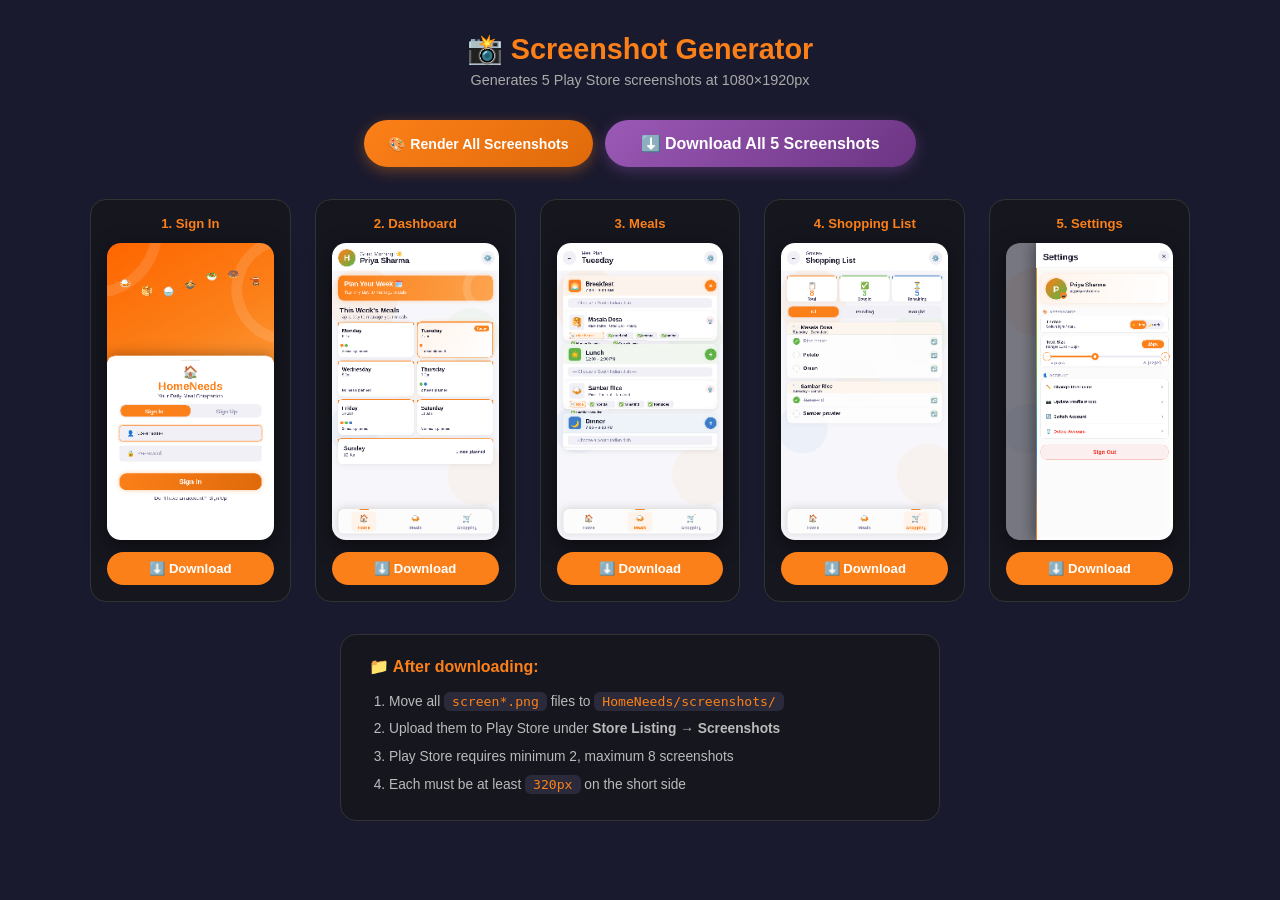
<file: generate-screenshots.html>
<!DOCTYPE html>
<html lang="en">

<head>
  <meta charset="UTF-8" />
  <title>HomeNeeds Screenshot Generator</title>
  <style>
    * {
      box-sizing: border-box;
      margin: 0;
      padding: 0;
    }

    body {
      font-family: 'Segoe UI', sans-serif;
      background: #1a1a2e;
      color: #fff;
      padding: 32px 20px;
      display: flex;
      flex-direction: column;
      align-items: center;
      gap: 32px;
    }

    h1 {
      color: #FC8019;
      font-size: 1.8rem;
      font-weight: 900;
      text-align: center;
    }

    p.sub {
      color: #aaa;
      font-size: 0.9rem;
      text-align: center;
      margin-top: 6px;
    }

    .controls {
      display: flex;
      flex-wrap: wrap;
      gap: 12px;
      justify-content: center;
    }

    .btn {
      background: linear-gradient(135deg, #FC8019, #e06a0a);
      color: #fff;
      border: none;
      border-radius: 50px;
      padding: 11px 24px;
      font-size: 0.88rem;
      font-weight: 700;
      cursor: pointer;
      font-family: inherit;
      transition: all 0.2s;
      box-shadow: 0 4px 14px rgba(252, 128, 25, 0.35);
    }

    .btn:hover {
      transform: translateY(-2px);
    }

    .btn-green {
      background: linear-gradient(135deg, #60b246, #3d8c2a);
      box-shadow: 0 4px 14px rgba(96, 178, 70, 0.35);
    }

    .btn-blue {
      background: linear-gradient(135deg, #3d7cc9, #2a5a9e);
      box-shadow: 0 4px 14px rgba(61, 124, 201, 0.35);
    }

    .btn-big {
      font-size: 1rem;
      padding: 14px 36px;
      background: linear-gradient(135deg, #9b59b6, #6c3483);
      box-shadow: 0 4px 14px rgba(155, 89, 182, 0.35);
    }

    .screens-grid {
      display: grid;
      grid-template-columns: repeat(auto-fill, minmax(200px, 1fr));
      gap: 24px;
      width: 100%;
      max-width: 1100px;
    }

    .screen-card {
      background: #16161f;
      border: 1px solid #333;
      border-radius: 16px;
      padding: 16px;
      display: flex;
      flex-direction: column;
      align-items: center;
      gap: 12px;
    }

    .screen-card h3 {
      font-size: 0.82rem;
      color: #FC8019;
      font-weight: 800;
      text-align: center;
    }

    .screen-card canvas {
      border-radius: 14px;
      box-shadow: 0 6px 20px rgba(0, 0, 0, 0.5);
      max-width: 100%;
    }

    .screen-card button {
      width: 100%;
      background: #FC8019;
      color: #fff;
      border: none;
      border-radius: 50px;
      padding: 9px;
      font-size: 0.82rem;
      font-weight: 700;
      cursor: pointer;
      font-family: inherit;
    }

    .info {
      background: #16161f;
      border: 1px solid #333;
      border-radius: 16px;
      padding: 22px 28px;
      max-width: 600px;
      width: 100%;
    }

    .info h3 {
      color: #FC8019;
      margin-bottom: 12px;
      font-size: 1rem;
    }

    .info ol {
      padding-left: 20px;
      color: #bbb;
      font-size: 0.86rem;
      line-height: 2;
    }

    .info code {
      background: #2a2a3a;
      padding: 2px 8px;
      border-radius: 6px;
      color: #FC8019;
      font-size: 0.82rem;
    }
  </style>
</head>

<body>

  <div style="text-align:center">
    <h1>📸 Screenshot Generator</h1>
    <p class="sub">Generates 5 Play Store screenshots at 1080×1920px</p>
  </div>

  <div class="controls">
    <button class="btn" onclick="renderAll()">🎨 Render All Screenshots</button>
    <button class="btn btn-big" onclick="downloadAll()">⬇️ Download All 5 Screenshots</button>
  </div>

  <div class="screens-grid" id="screens-grid"></div>

  <div class="info">
    <h3>📁 After downloading:</h3>
    <ol>
      <li>Move all <code>screen*.png</code> files to <code>HomeNeeds/screenshots/</code></li>
      <li>Upload them to Play Store under <strong>Store Listing → Screenshots</strong></li>
      <li>Play Store requires minimum 2, maximum 8 screenshots</li>
      <li>Each must be at least <code>320px</code> on the short side</li>
    </ol>
  </div>

  <script>
    var W = 1080;
    var H = 1920;

    /* Colour system */
    var C = {
      brand: '#FC8019',
      brandD: '#e06a0a',
      brandL: '#fda44f',
      brandU: '#fff4eb',
      green: '#60b246',
      blue: '#3d7cc9',
      bg: '#f7f7fb',
      card: '#ffffff',
      ink1: '#1a1a2e',
      ink2: '#4a4a6a',
      ink3: '#9090b0',
      border: 'rgba(0,0,0,0.07)',
      navBg: '#ffffff',
      headerBg: 'rgba(255,255,255,0.95)'
    };

    /* ============================================================
       HELPER UTILITIES
    ============================================================ */
    function roundRect(ctx, x, y, w, h, r) {
      if (typeof r === 'number') r = [r, r, r, r];
      ctx.beginPath();
      ctx.moveTo(x + r[0], y);
      ctx.lineTo(x + w - r[1], y);
      ctx.quadraticCurveTo(x + w, y, x + w, y + r[1]);
      ctx.lineTo(x + w, y + h - r[2]);
      ctx.quadraticCurveTo(x + w, y + h, x + w - r[2], y + h);
      ctx.lineTo(x + r[3], y + h);
      ctx.quadraticCurveTo(x, y + h, x, y + h - r[3]);
      ctx.lineTo(x, y + r[0]);
      ctx.quadraticCurveTo(x, y, x + r[0], y);
      ctx.closePath();
    }

    function pill(ctx, x, y, w, h, fill) {
      ctx.fillStyle = fill;
      roundRect(ctx, x, y, w, h, h / 2);
      ctx.fill();
    }

    function text(ctx, str, x, y, size, color, weight, align) {
      ctx.font = (weight || '600') + ' ' + size + 'px Poppins, Segoe UI, sans-serif';
      ctx.fillStyle = color || C.ink1;
      ctx.textAlign = align || 'left';
      ctx.fillText(str, x, y);
    }

    function card(ctx, x, y, w, h, r, fill, shadow) {
      if (shadow) {
        ctx.save();
        ctx.shadowColor = 'rgba(0,0,0,0.10)';
        ctx.shadowBlur = 40;
        ctx.shadowOffsetY = 10;
      }
      ctx.fillStyle = fill || C.card;
      roundRect(ctx, x, y, w, h, r || 32);
      ctx.fill();
      if (shadow) ctx.restore();
    }

    /* ── Draw phone frame ── */
    function phoneFrame(ctx, bg) {
      /* Background */
      ctx.fillStyle = bg || C.bg;
      ctx.fillRect(0, 0, W, H);

      /* Animated bubble bg circles */
      var bubbles = [
        { x: 200, y: 380, r: 220, c: 'rgba(252,128,25,0.07)' },
        { x: 900, y: 600, r: 180, c: 'rgba(96,178,70,0.06)' },
        { x: 140, y: 1200, r: 160, c: 'rgba(61,124,201,0.06)' },
        { x: 950, y: 1500, r: 200, c: 'rgba(252,128,25,0.05)' },
        { x: 500, y: 900, r: 140, c: 'rgba(253,164,79,0.06)' },
      ];
      bubbles.forEach(function (b) {
        ctx.beginPath();
        ctx.arc(b.x, b.y, b.r, 0, Math.PI * 2);
        ctx.fillStyle = b.c;
        ctx.fill();
      });
    }

    /* ── Draw glass header ── */
    function drawHeader(ctx, title, sub) {
      /* Header bg */
      ctx.fillStyle = C.headerBg;
      ctx.fillRect(0, 0, W, 180);

      /* Gradient underline */
      var grad = ctx.createLinearGradient(0, 178, W, 178);
      grad.addColorStop(0, C.brand);
      grad.addColorStop(0.4, C.brandL);
      grad.addColorStop(0.7, C.green);
      grad.addColorStop(1, C.blue);
      ctx.fillStyle = grad;
      ctx.fillRect(0, 176, W, 4);

      /* Avatar */
      var grad2 = ctx.createLinearGradient(48, 52, 140, 144);
      grad2.addColorStop(0, C.brand);
      grad2.addColorStop(1, C.green);
      ctx.fillStyle = grad2;
      ctx.beginPath();
      ctx.arc(96, 96, 56, 0, Math.PI * 2);
      ctx.fill();

      text(ctx, 'H', 96, 114, 52, '#fff', '800', 'center');

      /* Greeting */
      text(ctx, sub || 'Good Morning! ☀️', 180, 82, 34, C.ink2, '500');
      text(ctx, title || 'HomeNeeds', 180, 130, 50, C.ink1, '800');

      /* Settings icon */
      ctx.fillStyle = 'rgba(240,240,246,0.9)';
      ctx.beginPath();
      ctx.arc(W - 72, 96, 44, 0, Math.PI * 2);
      ctx.fill();
      text(ctx, '⚙️', W - 72, 112, 42, C.ink1, '400', 'center');
    }

    /* ── Draw bottom nav ── */
    function drawNav(ctx, active) {
      var navH = 160;
      var navY = H - navH - 40;

      /* Nav pill */
      ctx.save();
      ctx.shadowColor = 'rgba(0,0,0,0.15)';
      ctx.shadowBlur = 50;
      ctx.shadowOffsetY = -6;
      ctx.fillStyle = 'rgba(255,255,255,0.92)';
      roundRect(ctx, 40, navY, W - 80, navH, 40);
      ctx.fill();
      ctx.restore();

      /* Border */
      ctx.strokeStyle = 'rgba(0,0,0,0.06)';
      ctx.lineWidth = 2;
      roundRect(ctx, 40, navY, W - 80, navH, 40);
      ctx.stroke();

      var items = [
        { icon: '🏠', label: 'Home', page: 'dashboard' },
        { icon: '🍛', label: 'Meals', page: 'meals' },
        { icon: '🛒', label: 'Shopping', page: 'shopping' },
      ];

      var itemW = (W - 80) / items.length;

      items.forEach(function (item, i) {
        var cx = 40 + itemW * i + itemW / 2;
        var isActive = item.page === active;

        if (isActive) {
          /* Active pill bg */
          ctx.fillStyle = C.brandU;
          roundRect(ctx, cx - 80, navY + 16, 160, navH - 32, 28);
          ctx.fill();

          /* Top bar */
          ctx.fillStyle = C.brand;
          roundRect(ctx, cx - 30, navY, 60, 6, 3);
          ctx.fill();
        }

        text(ctx, item.icon, cx, navY + 76, 48, isActive ? C.brand : C.ink3, '400', 'center');
        text(ctx, item.label, cx, navY + 130, 28, isActive ? C.brand : C.ink3, '700', 'center');
      });
    }

    /* ============================================================
       SCREEN 1 — Sign In
    ============================================================ */
    function drawScreen1(ctx) {
      /* Warm gradient bg */
      var bgGrad = ctx.createLinearGradient(0, 0, W, H);
      bgGrad.addColorStop(0, '#ff6600');
      bgGrad.addColorStop(0.35, '#FC8019');
      bgGrad.addColorStop(0.65, '#ffa040');
      bgGrad.addColorStop(1, '#fff4eb');
      ctx.fillStyle = bgGrad;
      ctx.fillRect(0, 0, W, H);

      /* Decorative circles */
      ctx.strokeStyle = 'rgba(255,255,255,0.12)';
      ctx.lineWidth = 70;
      ctx.beginPath(); ctx.arc(-80, -80, 400, 0, Math.PI * 2); ctx.stroke();
      ctx.beginPath(); ctx.arc(W + 80, 300, 320, 0, Math.PI * 2); ctx.stroke();

      /* Floating food emojis */
      var foods = ['🍛', '🥞', '🍚', '🍲', '🥗', '🍩', '🫕'];
      foods.forEach(function (f, i) {
        text(ctx, f, 80 + i * 140, 280 + Math.sin(i) * 60, 60, '', '400', 'left');
      });

      /* White card sheet */
      ctx.save();
      ctx.shadowColor = 'rgba(0,0,0,0.25)';
      ctx.shadowBlur = 80;
      ctx.shadowOffsetY = -20;
      ctx.fillStyle = '#ffffff';
      roundRect(ctx, 0, H * 0.38, W, H * 0.65, [60, 60, 0, 0]);
      ctx.fill();
      ctx.restore();

      /* Pull handle */
      ctx.fillStyle = 'rgba(0,0,0,0.12)';
      roundRect(ctx, W / 2 - 60, H * 0.38 + 24, 120, 8, 4);
      ctx.fill();

      /* Logo */
      text(ctx, '🏠', W / 2, H * 0.38 + 130, 80, '', '400', 'center');
      text(ctx, 'HomeNeeds', W / 2, H * 0.38 + 220, 72, C.brand, '900', 'center');
      text(ctx, 'Your Daily Meal Companion', W / 2, H * 0.38 + 270, 34, C.ink2, '500', 'center');

      /* Tab bar */
      ctx.fillStyle = '#f0f0f6';
      roundRect(ctx, 80, H * 0.38 + 310, W - 160, 90, 45);
      ctx.fill();

      ctx.fillStyle = C.brand;
      roundRect(ctx, 88, H * 0.38 + 318, (W - 176) / 2, 74, 37);
      ctx.fill();

      text(ctx, 'Sign In', 80 + (W - 176) / 4, H * 0.38 + 372, 36, '#fff', '800', 'center');
      text(ctx, 'Sign Up', W / 2 + (W - 176) / 4 + 8, H * 0.38 + 372, 36, C.ink3, '700', 'center');

      /* Input fields */
      var fy = H * 0.38 + 450;
      ['👤  Username', '🔒  Password'].forEach(function (placeholder, i) {
        ctx.fillStyle = '#f0f0f6';
        roundRect(ctx, 80, fy + i * 130, W - 160, 100, 22);
        ctx.fill();
        ctx.strokeStyle = i === 0 ? C.brand : C.border;
        ctx.lineWidth = i === 0 ? 3 : 2;
        roundRect(ctx, 80, fy + i * 130, W - 160, 100, 22);
        ctx.stroke();
        text(ctx, placeholder, 130, fy + i * 130 + 62, 36, i === 0 ? C.ink1 : C.ink3, '500');
        if (i === 0) {
          /* Focus glow */
          ctx.strokeStyle = 'rgba(252,128,25,0.18)';
          ctx.lineWidth = 10;
          roundRect(ctx, 75, fy - 5, W - 150, 110, 27);
          ctx.stroke();
        }
      });

      /* Sign In button */
      var btnY = fy + 310;
      var btnGrad = ctx.createLinearGradient(80, btnY, W - 80, btnY);
      btnGrad.addColorStop(0, '#FC8019');
      btnGrad.addColorStop(1, '#e06a0a');
      ctx.fillStyle = btnGrad;
      ctx.shadowColor = 'rgba(252,128,25,0.40)';
      ctx.shadowBlur = 30;
      roundRect(ctx, 80, btnY, W - 160, 108, 54);
      ctx.fill();
      ctx.shadowBlur = 0;
      text(ctx, 'Sign In', W / 2, btnY + 68, 44, '#fff', '800', 'center');

      text(ctx, "Don't have an account?  Sign Up", W / 2, btnY + 170, 32, C.ink2, '500', 'center');
    }

    /* ============================================================
       SCREEN 2 — Dashboard
    ============================================================ */
    function drawScreen2(ctx) {
      phoneFrame(ctx);
      drawHeader(ctx, 'Priya Sharma', 'Good Morning! ☀️');

      var y = 210;

      /* Hero banner */
      var hGrad = ctx.createLinearGradient(40, y, W - 40, y + 160);
      hGrad.addColorStop(0, C.brand);
      hGrad.addColorStop(1, C.brandL);
      ctx.save();
      ctx.shadowColor = 'rgba(252,128,25,0.30)';
      ctx.shadowBlur = 36;
      ctx.fillStyle = hGrad;
      roundRect(ctx, 40, y, W - 80, 160, 36);
      ctx.fill();
      ctx.restore();

      /* Ring decoration */
      ctx.strokeStyle = 'rgba(255,255,255,0.15)';
      ctx.lineWidth = 50;
      ctx.beginPath();
      ctx.arc(W - 80, y + 80, 130, 0, Math.PI * 2);
      ctx.stroke();

      text(ctx, 'Plan Your Week 🗓️', 80, y + 68, 42, '#fff', '900');
      text(ctx, 'Tap any day to manage meals', 80, y + 118, 30, 'rgba(255,255,255,0.85)', '500');

      y += 190;

      /* Section title */
      text(ctx, "This Week's Meals", 50, y + 50, 44, C.ink1, '800');
      text(ctx, 'Tap a day to manage your meals', 50, y + 88, 30, C.ink2, '500');
      y += 110;

      /* Day cards grid */
      var days = [
        { n: 'Monday', d: '6 Jan', dots: ['brand', 'green'], count: 2, today: false },
        { n: 'Tuesday', d: '7 Jan', dots: ['brand'], count: 1, today: true },
        { n: 'Wednesday', d: '8 Jan', dots: [], count: 0, today: false },
        { n: 'Thursday', d: '9 Jan', dots: ['green', 'blue'], count: 2, today: false },
        { n: 'Friday', d: '10 Jan', dots: ['brand', 'green', 'blue'], count: 3, today: false },
        { n: 'Saturday', d: '11 Jan', dots: [], count: 0, today: false },
        { n: 'Sunday', d: '12 Jan', dots: ['brand'], count: 1, today: false, full: true },
      ];

      var colW = (W - 80 - 24) / 2;
      var cardH = 230;
      var col = 0;
      var row = 0;

      days.forEach(function (d, i) {
        if (d.full) {
          /* Full-width Sunday */
          var cx = 40;
          var cy = y + row * (cardH + 20);
          var cw = W - 80;
          var ch = 170;

          ctx.save();
          ctx.shadowColor = 'rgba(0,0,0,0.08)'; ctx.shadowBlur = 30;
          ctx.fillStyle = C.card;
          roundRect(ctx, cx, cy, cw, ch, 32);
          ctx.fill();
          ctx.restore();

          /* Top stripe */
          var sg = ctx.createLinearGradient(cx, cy, cx + cw, cy);
          sg.addColorStop(0, C.brand); sg.addColorStop(1, C.brandL);
          ctx.fillStyle = sg;
          roundRect(ctx, cx, cy, cw, 6, [32, 32, 0, 0]);
          ctx.fill();

          text(ctx, d.n, cx + 36, cy + 80, 38, C.ink1, '800');
          text(ctx, d.d, cx + 36, cy + 118, 26, C.ink2, '500');
          text(ctx, d.count > 0 ? d.count + ' meal planned' : 'No meals planned',
            cx + cw - 50, cy + 98, 26, C.ink2, '600', 'right');
          return;
        }

        var cx = 40 + col * (colW + 24);
        var cy = y + row * (cardH + 20);

        ctx.save();
        ctx.shadowColor = d.today ? 'rgba(252,128,25,0.22)' : 'rgba(0,0,0,0.07)';
        ctx.shadowBlur = d.today ? 30 : 20;

        if (d.today) {
          var tg = ctx.createLinearGradient(cx, cy, cx + colW, cy + cardH);
          tg.addColorStop(0, '#fff4eb');
          tg.addColorStop(1, C.card);
          ctx.fillStyle = tg;
        } else {
          ctx.fillStyle = C.card;
        }
        roundRect(ctx, cx, cy, colW, cardH, 32);
        ctx.fill();
        ctx.restore();

        /* Border */
        if (d.today) {
          ctx.strokeStyle = C.brand;
          ctx.lineWidth = 3;
          roundRect(ctx, cx, cy, colW, cardH, 32);
          ctx.stroke();
        }

        /* Top stripe */
        ctx.fillStyle = C.brand;
        roundRect(ctx, cx, cy, colW, 5, [32, 32, 0, 0]);
        ctx.fill();

        text(ctx, d.n, cx + 24, cy + 68, 34, C.ink1, '800');
        text(ctx, d.d, cx + 24, cy + 100, 24, C.ink2, '500');

        if (d.today) {
          pill(ctx, cx + colW - 120, cy + 24, 96, 36, C.brand);
          text(ctx, 'Today', cx + colW - 72, cy + 50, 22, '#fff', '800', 'center');
        }

        /* Dots */
        var dotColors = { brand: C.brand, green: C.green, blue: C.blue };
        d.dots.forEach(function (dc, di) {
          ctx.fillStyle = dotColors[dc];
          ctx.beginPath();
          ctx.arc(cx + 24 + di * 28, cy + 152, 10, 0, Math.PI * 2);
          ctx.fill();
        });

        text(ctx, d.count > 0 ? d.count + ' meal' + (d.count > 1 ? 's' : '') + ' planned' : 'No meals planned',
          cx + 24, cy + 198, 22, C.ink2, '600');

        col++;
        if (col === 2) { col = 0; row++; }
      });

      drawNav(ctx, 'dashboard');
    }

    /* ============================================================
       SCREEN 3 — Meals Page
    ============================================================ */
    function drawScreen3(ctx) {
      phoneFrame(ctx);

      /* Header */
      ctx.fillStyle = C.headerBg;
      ctx.fillRect(0, 0, W, 180);
      var hg = ctx.createLinearGradient(0, 178, W, 178);
      hg.addColorStop(0, C.brand); hg.addColorStop(0.5, C.brandL);
      hg.addColorStop(1, C.green);
      ctx.fillStyle = hg;
      ctx.fillRect(0, 176, W, 4);

      /* Back btn */
      ctx.fillStyle = '#f0f0f6';
      ctx.beginPath(); ctx.arc(80, 96, 44, 0, Math.PI * 2); ctx.fill();
      text(ctx, '←', 80, 112, 40, C.ink1, '700', 'center');

      text(ctx, 'Meal Plan', 160, 76, 30, C.ink2, '500');
      text(ctx, 'Tuesday', 160, 128, 52, C.ink1, '800');

      /* Settings */
      ctx.fillStyle = '#f0f0f6';
      ctx.beginPath(); ctx.arc(W - 80, 96, 44, 0, Math.PI * 2); ctx.fill();
      text(ctx, '⚙️', W - 80, 112, 40, C.ink1, '400', 'center');

      var y = 210;

      var meals = [
        {
          key: 'breakfast', label: 'Breakfast', icon: '🌅', time: '7:00 – 9:00 AM',
          color: C.brand, colorLight: 'rgba(252,128,25,0.07)',
          shadow: 'rgba(252,128,25,0.18)',
          dishes: [
            { name: 'Masala Dosa', emoji: '🥞', ings: ['Rice batter', 'Urad dal', 'Potato', 'Onion', 'Mustard seeds', 'Curry leaves'] },
          ]
        },
        {
          key: 'lunch', label: 'Lunch', icon: '☀️', time: '12:00 – 2:00 PM',
          color: C.green, colorLight: 'rgba(96,178,70,0.07)',
          shadow: 'rgba(96,178,70,0.18)',
          dishes: [
            { name: 'Sambar Rice', emoji: '🍛', ings: ['Rice', 'Toor dal', 'Tamarind', 'Tomatoes', 'Sambar powder'] },
          ]
        },
        {
          key: 'dinner', label: 'Dinner', icon: '🌙', time: '7:00 – 9:00 PM',
          color: C.blue, colorLight: 'rgba(61,124,201,0.07)',
          shadow: 'rgba(61,124,201,0.18)',
          dishes: []
        }
      ];

      meals.forEach(function (meal) {
        var sectionH = meal.dishes.length > 0 ? 420 : 240;

        ctx.save();
        ctx.shadowColor = 'rgba(0,0,0,0.08)'; ctx.shadowBlur = 30; ctx.shadowOffsetY = 8;
        ctx.fillStyle = 'rgba(255,255,255,0.90)';
        roundRect(ctx, 40, y, W - 80, sectionH, 36);
        ctx.fill();
        ctx.restore();

        /* Header strip */
        ctx.fillStyle = meal.colorLight;
        roundRect(ctx, 40, y, W - 80, 130, [36, 36, 0, 0]);
        ctx.fill();

        /* Bottom border of header */
        ctx.strokeStyle = 'rgba(0,0,0,0.06)';
        ctx.lineWidth = 2;
        ctx.beginPath(); ctx.moveTo(40, y + 130); ctx.lineTo(W - 40, y + 130); ctx.stroke();

        /* Meal icon */
        var ig = ctx.createLinearGradient(76, y + 28, 76 + 80, y + 108);
        ig.addColorStop(0, meal.color); ig.addColorStop(1, meal.color);
        ctx.fillStyle = ig;
        ctx.shadowColor = meal.shadow; ctx.shadowBlur = 20;
        roundRect(ctx, 76, y + 26, 80, 80, 18);
        ctx.fill();
        ctx.shadowBlur = 0;
        text(ctx, meal.icon, 116, y + 84, 44, '', '400', 'center');

        text(ctx, meal.label, 186, y + 68, 40, C.ink1, '800');
        text(ctx, meal.time, 186, y + 104, 26, C.ink2, '600');

        /* Add button */
        ctx.fillStyle = meal.color;
        ctx.shadowColor = meal.shadow; ctx.shadowBlur = 20;
        ctx.beginPath(); ctx.arc(W - 80, y + 66, 38, 0, Math.PI * 2); ctx.fill();
        ctx.shadowBlur = 0;
        text(ctx, '+', W - 80, y + 82, 44, '#fff', '700', 'center');

        /* Dropdown strip */
        ctx.fillStyle = 'rgba(255,255,255,0.95)';
        roundRect(ctx, 40, y + 130, W - 80, 90, 0);
        ctx.fill();
        ctx.strokeStyle = 'rgba(0,0,0,0.05)';
        ctx.lineWidth = 2;
        ctx.beginPath(); ctx.moveTo(40, y + 220); ctx.lineTo(W - 40, y + 220); ctx.stroke();

        ctx.fillStyle = '#f0f0f6';
        roundRect(ctx, 72, y + 148, W - 144, 60, 16);
        ctx.fill();
        text(ctx, '— Choose a South Indian dish —', 100, y + 186, 28, C.ink3, '500');

        /* Dish card */
        if (meal.dishes.length > 0) {
          var d = meal.dishes[0];
          var dy = y + 232;

          ctx.fillStyle = C.card;
          ctx.strokeStyle = 'rgba(0,0,0,0.06)';
          ctx.lineWidth = 2;
          roundRect(ctx, 60, dy, W - 120, 176, 24);
          ctx.fill(); ctx.stroke();

          /* Dish emoji box */
          ctx.fillStyle = '#f0f0f6';
          roundRect(ctx, 80, dy + 20, 100, 100, 18);
          ctx.fill();
          text(ctx, d.emoji, 130, dy + 88, 56, '', '400', 'center');

          text(ctx, d.name, 204, dy + 64, 36, C.ink1, '800');
          text(ctx, d.ings.slice(0, 3).join(' · '), 204, dy + 102, 24, C.ink2, '500');

          /* Delete */
          ctx.fillStyle = '#ffebee';
          ctx.beginPath(); ctx.arc(W - 84, dy + 58, 28, 0, Math.PI * 2); ctx.fill();
          text(ctx, '🗑️', W - 84, dy + 74, 28, '', '400', 'center');

          /* Ingredient chips */
          var chipX = 80; var chipY = dy + 134;
          d.ings.forEach(function (ing, ii) {
            var chipW = ing.length * 17 + 40;
            if (chipX + chipW > W - 80) { chipX = 80; chipY += 52; }
            ctx.fillStyle = ii === 0 ? 'rgba(252,128,25,0.10)' : '#f0f0f6';
            ctx.strokeStyle = ii === 0 ? C.brand : 'rgba(0,0,0,0.10)';
            ctx.lineWidth = ii === 0 ? 2 : 1.5;
            roundRect(ctx, chipX, chipY, chipW, 44, 22);
            ctx.fill(); ctx.stroke();
            text(ctx, (ii === 0 ? '🛒 ' : '✅ ') + ing, chipX + 12, chipY + 30, 22,
              ii === 0 ? C.brand : C.ink1, '700');
            chipX += chipW + 14;
          });
        }

        y += sectionH + 24;
      });

      drawNav(ctx, 'meals');
    }

    /* ============================================================
       SCREEN 4 — Shopping List
    ============================================================ */
    function drawScreen4(ctx) {
      phoneFrame(ctx);

      /* Header */
      ctx.fillStyle = C.headerBg;
      ctx.fillRect(0, 0, W, 180);
      var hg = ctx.createLinearGradient(0, 178, W, 178);
      hg.addColorStop(0, C.brand); hg.addColorStop(0.5, C.green); hg.addColorStop(1, C.blue);
      ctx.fillStyle = hg;
      ctx.fillRect(0, 176, W, 4);

      ctx.fillStyle = '#f0f0f6';
      ctx.beginPath(); ctx.arc(80, 96, 44, 0, Math.PI * 2); ctx.fill();
      text(ctx, '←', 80, 112, 40, C.ink1, '700', 'center');
      text(ctx, 'Grocery', 160, 76, 30, C.ink2, '500');
      text(ctx, 'Shopping List', 160, 128, 48, C.ink1, '800');
      ctx.fillStyle = '#f0f0f6';
      ctx.beginPath(); ctx.arc(W - 80, 96, 44, 0, Math.PI * 2); ctx.fill();
      text(ctx, '⚙️', W - 80, 112, 40, C.ink1, '400', 'center');

      var y = 210;

      /* Summary cards */
      var stats = [{ icon: '📋', val: '8', label: 'Total', col: C.brand }, { icon: '✅', val: '3', label: 'Bought', col: C.green }, { icon: '⏳', val: '5', label: 'Remaining', col: C.blue }];
      var sw = (W - 80 - 40) / 3;
      stats.forEach(function (s, i) {
        var sx = 40 + i * (sw + 20);
        ctx.save();
        ctx.shadowColor = 'rgba(0,0,0,0.07)'; ctx.shadowBlur = 20;
        ctx.fillStyle = C.card;
        roundRect(ctx, sx, y, sw, 170, 28);
        ctx.fill();
        ctx.restore();

        ctx.fillStyle = s.col;
        roundRect(ctx, sx, y, sw, 5, [28, 28, 0, 0]);
        ctx.fill();

        text(ctx, s.icon, sx + sw / 2, y + 80, 44, '', '400', 'center');
        text(ctx, s.val, sx + sw / 2, y + 130, 48, s.col, '900', 'center');
        text(ctx, s.label, sx + sw / 2, y + 160, 24, C.ink2, '700', 'center');
      });

      y += 195;

      /* Filter */
      ctx.fillStyle = '#f0f0f6';
      roundRect(ctx, 40, y, W - 80, 80, 40);
      ctx.fill();

      ['All', 'Pending', 'Bought'].forEach(function (f, i) {
        var fw = (W - 80 - 20) / 3; var fx = 46 + i * (fw + 7);
        if (i === 0) {
          ctx.fillStyle = C.brand;
          ctx.shadowColor = 'rgba(252,128,25,0.30)'; ctx.shadowBlur = 14;
          roundRect(ctx, fx, y + 6, fw, 68, 34);
          ctx.fill();
          ctx.shadowBlur = 0;
          text(ctx, f, fx + fw / 2, y + 50, 30, '#fff', '800', 'center');
        } else {
          text(ctx, f, fx + fw / 2, y + 50, 30, C.ink2, '700', 'center');
        }
      });

      y += 108;

      /* Shopping groups */
      var groups = [
        {
          dish: 'Masala Dosa', day: 'Tuesday · Breakfast', items: [
            { name: 'Rice batter', bought: true },
            { name: 'Potato', bought: false },
            { name: 'Onion', bought: false },
          ]
        },
        {
          dish: 'Sambar Rice', day: 'Tuesday · Lunch', items: [
            { name: 'Tamarind', bought: true },
            { name: 'Sambar powder', bought: false },
          ]
        },
      ];

      groups.forEach(function (g) {
        var gh = 90 + g.items.length * 90;

        ctx.save();
        ctx.shadowColor = 'rgba(0,0,0,0.07)'; ctx.shadowBlur = 24;
        ctx.fillStyle = 'rgba(255,255,255,0.90)';
        roundRect(ctx, 40, y, W - 80, gh, 28);
        ctx.fill();
        ctx.restore();

        /* Group header */
        ctx.fillStyle = 'rgba(252,128,25,0.06)';
        roundRect(ctx, 40, y, W - 80, 78, [28, 28, 0, 0]);
        ctx.fill();
        ctx.strokeStyle = 'rgba(0,0,0,0.05)';
        ctx.lineWidth = 2;
        ctx.beginPath(); ctx.moveTo(40, y + 78); ctx.lineTo(W - 40, y + 78); ctx.stroke();

        text(ctx, '🍽️ ' + g.dish, 76, y + 44, 34, C.ink1, '800');
        text(ctx, g.day, 76, y + 72, 24, C.ink2, '600');

        g.items.forEach(function (item, ii) {
          var iy = y + 78 + ii * 88;
          ctx.strokeStyle = 'rgba(0,0,0,0.05)';
          ctx.lineWidth = 1;
          if (ii > 0) { ctx.beginPath(); ctx.moveTo(76, iy); ctx.lineTo(W - 76, iy); ctx.stroke(); }

          /* Checkbox */
          if (item.bought) {
            ctx.fillStyle = C.green;
            ctx.beginPath(); ctx.arc(100, iy + 44, 22, 0, Math.PI * 2); ctx.fill();
            text(ctx, '✓', 100, iy + 53, 26, '#fff', '900', 'center');
          } else {
            ctx.strokeStyle = 'rgba(0,0,0,0.12)';
            ctx.lineWidth = 2;
            ctx.beginPath(); ctx.arc(100, iy + 44, 22, 0, Math.PI * 2); ctx.stroke();
          }

          text(ctx, item.name, 144, iy + 53, 32,
            item.bought ? C.ink3 : C.ink1, item.bought ? '500' : '700');
          if (item.bought) {
            ctx.strokeStyle = C.ink3;
            ctx.lineWidth = 2;
            var tw = ctx.measureText(item.name).width;
            ctx.beginPath();
            ctx.moveTo(144, iy + 46);
            ctx.lineTo(144 + tw * 0.8, iy + 46);
            ctx.stroke();
          }

          /* Return button */
          ctx.fillStyle = 'rgba(96,178,70,0.12)';
          ctx.beginPath(); ctx.arc(W - 90, iy + 44, 28, 0, Math.PI * 2); ctx.fill();
          text(ctx, '↩️', W - 90, iy + 58, 30, '', '400', 'center');
        });

        y += gh + 20;
      });

      drawNav(ctx, 'shopping');
    }

    /* ============================================================
       SCREEN 5 — Settings Panel
    ============================================================ */
    function drawScreen5(ctx) {
      phoneFrame(ctx);

      /* Dimmed main page behind */
      ctx.fillStyle = 'rgba(15,15,30,0.55)';
      ctx.fillRect(0, 0, W * 0.18, H);

      /* Settings panel */
      var panelX = W * 0.18;
      var panelW = W - panelX;

      ctx.save();
      ctx.shadowColor = 'rgba(0,0,0,0.40)'; ctx.shadowBlur = 80; ctx.shadowOffsetX = -20;
      ctx.fillStyle = 'rgba(255,255,255,0.96)';
      ctx.fillRect(panelX, 0, panelW, H);
      ctx.restore();

      /* Animated left edge strip */
      var strip = ctx.createLinearGradient(panelX, 0, panelX, H);
      strip.addColorStop(0, C.brand);
      strip.addColorStop(0.4, C.green);
      strip.addColorStop(0.7, C.blue);
      strip.addColorStop(1, C.brand);
      ctx.fillStyle = strip;
      ctx.fillRect(panelX, 0, 5, H);

      /* Panel header */
      ctx.fillStyle = 'rgba(255,255,255,0.95)';
      ctx.fillRect(panelX, 0, panelW, 160);
      ctx.strokeStyle = 'rgba(0,0,0,0.07)';
      ctx.lineWidth = 2;
      ctx.beginPath(); ctx.moveTo(panelX, 160); ctx.lineTo(W, 160); ctx.stroke();

      text(ctx, 'Settings', panelX + 44, 110, 58, C.ink1, '900');

      /* Close btn */
      ctx.fillStyle = '#f0f0f6';
      ctx.beginPath(); ctx.arc(W - 60, 84, 36, 0, Math.PI * 2); ctx.fill();
      text(ctx, '✕', W - 60, 98, 32, C.ink2, '700', 'center');

      var y = 180;

      /* Profile card */
      ctx.save();
      var pcGrad = ctx.createLinearGradient(panelX + 30, y + 20, W - 30, y + 200);
      pcGrad.addColorStop(0, '#fff4eb'); pcGrad.addColorStop(1, '#ffffff');
      ctx.shadowColor = 'rgba(252,128,25,0.18)'; ctx.shadowBlur = 30;
      ctx.fillStyle = pcGrad;
      roundRect(ctx, panelX + 30, y + 20, panelW - 60, 190, 36);
      ctx.fill();
      ctx.restore();

      /* Avatar */
      var ag = ctx.createLinearGradient(panelX + 70, y + 50, panelX + 70 + 120, y + 50 + 120);
      ag.addColorStop(0, C.brand); ag.addColorStop(1, C.green);
      ctx.fillStyle = ag;
      ctx.shadowColor = 'rgba(252,128,25,0.30)'; ctx.shadowBlur = 20;
      ctx.beginPath(); ctx.arc(panelX + 130, y + 116, 68, 0, Math.PI * 2); ctx.fill();
      ctx.shadowBlur = 0;
      text(ctx, 'P', panelX + 130, y + 140, 56, '#fff', '900', 'center');

      /* Camera badge */
      ctx.fillStyle = C.brand;
      ctx.beginPath(); ctx.arc(panelX + 177, y + 158, 22, 0, Math.PI * 2); ctx.fill();
      text(ctx, '📷', panelX + 177, y + 168, 20, '', '400', 'center');

      text(ctx, 'Priya Sharma', panelX + 220, y + 102, 36, C.ink1, '800');
      text(ctx, '@priyasharma', panelX + 220, y + 140, 28, C.ink2, '600');

      y += 230;

      /* Section: Appearance */
      text(ctx, '🎨  APPEARANCE', panelX + 44, y + 44, 24, C.ink3, '900');
      y += 60;

      /* Theme row */
      ctx.fillStyle = C.card;
      ctx.strokeStyle = 'rgba(0,0,0,0.07)'; ctx.lineWidth = 2;
      roundRect(ctx, panelX + 30, y, panelW - 60, 110, 24);
      ctx.fill(); ctx.stroke();

      text(ctx, 'Theme', panelX + 64, y + 50, 30, C.ink1, '800');
      text(ctx, 'Switch light / dark', panelX + 64, y + 78, 24, C.ink2, '500');

      /* Toggle */
      ctx.fillStyle = '#f0f0f6';
      roundRect(ctx, W - 280, y + 28, 220, 60, 30);
      ctx.fill();
      ctx.fillStyle = C.brand;
      ctx.shadowColor = 'rgba(252,128,25,0.35)'; ctx.shadowBlur = 14;
      roundRect(ctx, W - 276, y + 32, 102, 52, 26);
      ctx.fill();
      ctx.shadowBlur = 0;
      text(ctx, '☀️ Light', W - 225, y + 66, 22, '#fff', '800', 'center');
      text(ctx, '🌙 Dark', W - 126, y + 66, 22, C.ink2, '700', 'center');

      y += 130;

      /* Text size row */
      ctx.fillStyle = C.card;
      ctx.strokeStyle = 'rgba(0,0,0,0.07)'; ctx.lineWidth = 2;
      roundRect(ctx, panelX + 30, y, panelW - 60, 200, 24);
      ctx.fill(); ctx.stroke();

      text(ctx, 'Text Size', panelX + 64, y + 50, 30, C.ink1, '800');
      text(ctx, 'Range: 12px – 22px', panelX + 64, y + 78, 24, C.ink2, '500');

      /* Badge */
      ctx.fillStyle = C.brand;
      ctx.shadowColor = 'rgba(252,128,25,0.35)'; ctx.shadowBlur = 12;
      roundRect(ctx, W - 200, y + 28, 140, 52, 26);
      ctx.fill();
      ctx.shadowBlur = 0;
      text(ctx, '16px', W - 130, y + 62, 28, '#fff', '900', 'center');

      /* Slider track */
      var slX = panelX + 44 + 52; var slY = y + 134; var slW = panelW - 120 - 52;
      ctx.fillStyle = '#e8e8f0';
      roundRect(ctx, slX, slY - 6, slW, 12, 6);
      ctx.fill();

      /* Filled portion */
      var fillW = slW * 0.4;
      ctx.fillStyle = C.brand;
      roundRect(ctx, slX, slY - 6, fillW, 12, 6);
      ctx.fill();

      /* Thumb */
      ctx.fillStyle = C.brand;
      ctx.shadowColor = 'rgba(252,128,25,0.45)'; ctx.shadowBlur = 14;
      ctx.beginPath(); ctx.arc(slX + fillW, slY, 22, 0, Math.PI * 2); ctx.fill();
      ctx.shadowBlur = 0;
      ctx.fillStyle = '#fff';
      ctx.beginPath(); ctx.arc(slX + fillW, slY, 10, 0, Math.PI * 2); ctx.fill();

      /* Step buttons */
      ctx.strokeStyle = C.brand; ctx.lineWidth = 2.5;
      ctx.beginPath(); ctx.arc(panelX + 44 + 26, slY, 26, 0, Math.PI * 2); ctx.stroke();
      text(ctx, '−', panelX + 44 + 26, slY + 10, 32, C.brand, '900', 'center');

      ctx.beginPath(); ctx.arc(panelX + 44 + slW + 78, slY, 26, 0, Math.PI * 2); ctx.stroke();
      text(ctx, '+', panelX + 44 + slW + 78, slY + 10, 32, C.brand, '900', 'center');

      /* Range labels */
      text(ctx, 'A (12px)', slX, slY + 50, 22, C.ink3, '700');
      text(ctx, 'A (22px)', slX + slW, slY + 50, 30, C.ink3, '700', 'right');

      y += 220;

      /* Section: Account */
      text(ctx, '👤  ACCOUNT', panelX + 44, y + 44, 24, C.ink3, '900');
      y += 60;

      /* Account group */
      var actions = ['✏️  Change Username', '📷  Update Profile Photo', '🔄  Switch Account', '🗑️  Delete Account'];
      var groupH = actions.length * 96;

      ctx.fillStyle = C.card;
      ctx.strokeStyle = 'rgba(0,0,0,0.07)'; ctx.lineWidth = 2;
      roundRect(ctx, panelX + 30, y, panelW - 60, groupH, 24);
      ctx.fill(); ctx.stroke();

      actions.forEach(function (action, i) {
        var ay = y + i * 96;
        if (i > 0) {
          ctx.strokeStyle = 'rgba(0,0,0,0.05)'; ctx.lineWidth = 1;
          ctx.beginPath(); ctx.moveTo(panelX + 56, ay); ctx.lineTo(W - 56, ay); ctx.stroke();
        }
        var isRed = i === 3;
        text(ctx, action, panelX + 64, ay + 60, 28, isRed ? '#f44336' : C.ink1, '700');
        text(ctx, '›', W - 64, ay + 60, 36, C.ink3, '700', 'right');
      });

      y += groupH + 40;

      /* Sign out */
      ctx.strokeStyle = 'rgba(244,67,54,0.25)'; ctx.lineWidth = 2.5;
      ctx.fillStyle = 'rgba(244,67,54,0.06)';
      roundRect(ctx, panelX + 30, y, panelW - 60, 96, 48);
      ctx.fill(); ctx.stroke();
      text(ctx, 'Sign Out', panelX + 30 + (panelW - 60) / 2, y + 60, 36, '#f44336', '800', 'center');
    }

    /* ============================================================
       SCREEN REGISTRY
    ============================================================ */
    var screens = [
      { id: 'screen1', name: '1. Sign In', fn: drawScreen1, file: 'screen1.png' },
      { id: 'screen2', name: '2. Dashboard', fn: drawScreen2, file: 'screen2.png' },
      { id: 'screen3', name: '3. Meals', fn: drawScreen3, file: 'screen3.png' },
      { id: 'screen4', name: '4. Shopping List', fn: drawScreen4, file: 'screen4.png' },
      { id: 'screen5', name: '5. Settings', fn: drawScreen5, file: 'screen5.png' },
    ];

    function renderAll() {
      var grid = document.getElementById('screens-grid');
      grid.innerHTML = '';

      screens.forEach(function (s) {
        var canvas = document.createElement('canvas');
        canvas.width = W;
        canvas.height = H;
        var ctx = canvas.getContext('2d');
        s.fn(ctx);

        /* Display version */
        var displayCanvas = document.createElement('canvas');
        displayCanvas.width = 200;
        displayCanvas.height = Math.round(200 * H / W);
        var dCtx = displayCanvas.getContext('2d');
        dCtx.drawImage(canvas, 0, 0, displayCanvas.width, displayCanvas.height);

        var card = document.createElement('div');
        card.className = 'screen-card';

        var title = document.createElement('h3');
        title.textContent = s.name;

        var btn = document.createElement('button');
        btn.textContent = '⬇️ Download';
        btn.onclick = (function (sc, cv) {
          return function () {
            var link = document.createElement('a');
            link.download = sc.file;
            link.href = cv.toDataURL('image/png');
            link.click();
          };
        })(s, canvas);

        card.appendChild(title);
        card.appendChild(displayCanvas);
        card.appendChild(btn);
        grid.appendChild(card);

        /* Store canvas ref for downloadAll */
        s._canvas = canvas;
      });
    }

    function downloadAll() {
      if (!screens[0]._canvas) renderAll();
      var delay = 0;
      screens.forEach(function (s) {
        setTimeout(function () {
          var link = document.createElement('a');
          link.download = s.file;
          link.href = s._canvas.toDataURL('image/png');
          link.click();
        }, delay);
        delay += 500;
      });
    }

    window.onload = function () { renderAll(); };
  </script>
</body>

</html>
</file>
<file: css/style.css>
/* =====================================================
   STYLE.CSS — Premium fluid design system
===================================================== */

@import url('https://fonts.googleapis.com/css2?family=Poppins:wght@300;400;500;600;700;800;900&display=swap');

*, *::before, *::after {
  box-sizing: border-box;
  margin: 0; padding: 0;
  -webkit-tap-highlight-color: transparent;
}

/* ── Root Variables ── */
:root {
  /* Brand palette */
  --brand:          #FC8019;
  --brand-dark:     #e06a0a;
  --brand-light:    #fda44f;
  --brand-ultra:    #fff4eb;
  --brand-glow:     rgba(252,128,25,0.22);
  --green:          #60b246;
  --green-light:    #8fd470;
  --blue:           #3d7cc9;
  --red:            #f44336;

  /* Light surfaces */
  --surface-0:      #f7f7fb;
  --surface-1:      #ffffff;
  --surface-2:      #f2f2f7;
  --surface-3:      #e8e8f0;
  --surface-input:  #f0f0f6;
  --surface-glass:  rgba(255,255,255,0.70);

  /* Light text */
  --ink-1:          #1a1a2e;
  --ink-2:          #4a4a6a;
  --ink-3:          #9090b0;
  --ink-4:          #c0c0d8;

  /* Borders */
  --line:           rgba(0,0,0,0.07);
  --line-strong:    rgba(0,0,0,0.13);

  /* Shadows */
  --elev-1: 0 2px 8px rgba(0,0,0,0.06), 0 0 1px rgba(0,0,0,0.04);
  --elev-2: 0 6px 20px rgba(0,0,0,0.09), 0 0 1px rgba(0,0,0,0.05);
  --elev-3: 0 14px 40px rgba(0,0,0,0.14), 0 0 1px rgba(0,0,0,0.06);
  --elev-4: 0 24px 60px rgba(0,0,0,0.20), 0 0 1px rgba(0,0,0,0.08);
  --elev-brand: 0 8px 24px rgba(252,128,25,0.28);
  --elev-green: 0 8px 24px rgba(96,178,70,0.24);
  --elev-blue:  0 8px 24px rgba(61,124,201,0.24);

  /* Overlay */
  --scrim: rgba(15,15,30,0.55);

  /* Typography */
  --base-font-size: 16px;
  --font: 'Poppins', -apple-system, BlinkMacSystemFont, sans-serif;

  /* Fluid type scale (em — scales with --base-font-size) */
  --t-2xs:  0.650em;
  --t-xs:   0.725em;
  --t-sm:   0.813em;
  --t-base: 0.938em;
  --t-md:   1.000em;
  --t-lg:   1.125em;
  --t-xl:   1.313em;
  --t-2xl:  1.563em;
  --t-3xl:  1.875em;
  --t-4xl:  2.250em;

  /* Spacing */
  --s1:  4px;  --s2:  8px;  --s3: 12px;
  --s4: 16px;  --s5: 20px;  --s6: 24px;
  --s7: 28px;  --s8: 32px;  --s9: 40px;

  /* Radii */
  --r-xs:   6px;
  --r-sm:   10px;
  --r-md:   14px;
  --r-lg:   18px;
  --r-xl:   22px;
  --r-2xl:  28px;
  --r-3xl:  36px;
  --r-full: 999px;

  /* Motion */
  --ease-out:   cubic-bezier(0.0, 0.0, 0.2, 1);
  --ease-in:    cubic-bezier(0.4, 0.0, 1.0, 1);
  --ease-inout: cubic-bezier(0.4, 0.0, 0.2, 1);
  --spring:     cubic-bezier(0.34, 1.56, 0.64, 1);

  --dur-fast:   120ms;
  --dur-base:   220ms;
  --dur-slow:   380ms;
  --dur-xslow:  520ms;

  --t:     var(--dur-base) var(--ease-inout);
  --t-fast:var(--dur-fast) var(--ease-out);
  --t-slow:var(--dur-slow) var(--ease-inout);

  /* Layout */
  --header-h: 62px;
  --nav-h:    60px;
}

/* ── Dark Theme ── */
body.dark-theme {
  --surface-0:      #0d0d14;
  --surface-1:      #16161f;
  --surface-2:      #1e1e2a;
  --surface-3:      #26263a;
  --surface-input:  #22222e;
  --surface-glass:  rgba(22,22,31,0.80);

  --ink-1:          #f0f0fa;
  --ink-2:          #a0a0c0;
  --ink-3:          #606080;
  --ink-4:          #404058;

  --line:           rgba(255,255,255,0.06);
  --line-strong:    rgba(255,255,255,0.10);

  --elev-1: 0 2px 8px rgba(0,0,0,0.30), 0 0 1px rgba(0,0,0,0.20);
  --elev-2: 0 6px 20px rgba(0,0,0,0.44), 0 0 1px rgba(0,0,0,0.24);
  --elev-3: 0 14px 40px rgba(0,0,0,0.58), 0 0 1px rgba(0,0,0,0.28);
  --elev-4: 0 24px 60px rgba(0,0,0,0.70), 0 0 1px rgba(0,0,0,0.32);
  --brand-glow: rgba(252,128,25,0.30);
  --scrim: rgba(0,0,8,0.72);
}

/* ── Base ── */
html, body {
  height: 100%;
  overflow: hidden;
  font-family: var(--font);
  font-size: var(--base-font-size);
  color: var(--ink-1);
  background: var(--surface-0);
  -webkit-font-smoothing: antialiased;
  -moz-osx-font-smoothing: grayscale;
  transition: background var(--t-slow), color var(--t-slow),
              font-size 180ms var(--ease-out);
}

/* =====================================================
   CANVAS BACKGROUND
===================================================== */
#bg-canvas {
  position: fixed;
  inset: 0;
  z-index: 0;
  pointer-events: none;
}

/* =====================================================
   PAGE SYSTEM
===================================================== */
.page {
  position: fixed;
  inset: 0;
  display: flex;
  flex-direction: column;
  background: transparent;
  z-index: 2;
  overflow: hidden;
  transition:
    transform var(--dur-slow) var(--ease-inout),
    opacity   var(--dur-slow) var(--ease-inout);
  will-change: transform, opacity;
}

.page.active {
  transform: translateX(0) scale(1);
  opacity: 1;
  pointer-events: all;
}

.page.hidden {
  transform: translateX(6%) scale(0.97);
  opacity: 0;
  pointer-events: none;
}

/* =====================================================
   GLASSMORPHIC HEADER
===================================================== */
.app-header {
  display: flex;
  align-items: center;
  justify-content: space-between;
  padding: 0 var(--s5);
  height: var(--header-h);
  flex-shrink: 0;
  position: relative;
  z-index: 5;

  /* Glass effect */
  background: var(--surface-glass);
  backdrop-filter: blur(20px) saturate(1.6);
  -webkit-backdrop-filter: blur(20px) saturate(1.6);
  border-bottom: 1px solid var(--line);
  box-shadow: var(--elev-1);
}

/* Animated gradient underline */
.app-header::after {
  content: '';
  position: absolute;
  bottom: 0; left: 0; right: 0;
  height: 2px;
  background: linear-gradient(
    90deg,
    var(--brand) 0%,
    var(--brand-light) 40%,
    var(--green) 70%,
    var(--blue) 100%
  );
  background-size: 200% 100%;
  animation: shimmerLine 4s linear infinite;
}

@keyframes shimmerLine {
  0%   { background-position: 0% 0%; }
  100% { background-position: 200% 0%; }
}

.header-left  { display: flex; align-items: center; gap: var(--s3); }
.header-right { display: flex; align-items: center; gap: var(--s2); }

/* Avatar */
.user-avatar {
  width: 38px; height: 38px;
  border-radius: 50%;
  background: linear-gradient(135deg, var(--brand), var(--green));
  display: flex; align-items: center; justify-content: center;
  font-size: 1.1rem; font-weight: 800;
  overflow: hidden; flex-shrink: 0;
  border: 2px solid var(--brand-light);
  box-shadow: var(--elev-brand);
  cursor: pointer;
  transition: transform var(--t-fast), box-shadow var(--t-fast);
  color: #fff;
}
.user-avatar:active { transform: scale(0.90); }
.user-avatar img    { width:100%; height:100%; object-fit:cover; }

.header-greeting {
  font-size: var(--t-xs);
  color: var(--ink-2);
  font-weight: 500;
  line-height: 1.2;
}
.header-username {
  font-size: var(--t-lg);
  font-weight: 800;
  color: var(--ink-1);
  line-height: 1.2;
}

/* Icon button — pill style */
.icon-btn {
  width: 36px; height: 36px;
  border-radius: var(--r-full);
  border: 1px solid var(--line);
  background: var(--surface-glass);
  backdrop-filter: blur(10px);
  cursor: pointer;
  display: flex; align-items: center; justify-content: center;
  font-size: 1rem;
  color: var(--ink-1);
  transition: var(--t-fast);
  box-shadow: var(--elev-1);
}
.icon-btn:active {
  transform: scale(0.88);
  background: var(--surface-3);
}

.back-btn {
  width: 36px; height: 36px;
  border-radius: var(--r-full);
  border: 1px solid var(--line);
  background: var(--surface-glass);
  backdrop-filter: blur(10px);
  cursor: pointer;
  display: flex; align-items: center; justify-content: center;
  font-size: 1.1rem; font-weight: 700;
  color: var(--ink-1);
  transition: var(--t-fast);
  box-shadow: var(--elev-1);
}
.back-btn:active { transform: scale(0.88); }

/* =====================================================
   BOTTOM NAV — Floating pill
===================================================== */
.bottom-nav {
  display: flex;
  align-items: center;
  justify-content: space-around;

  /* Floating pill */
  margin: 0 var(--s4) max(var(--s3), env(safe-area-inset-bottom));
  margin-bottom: calc(max(var(--s3), env(safe-area-inset-bottom)) + 6px);
  border-radius: var(--r-2xl);
  height: var(--nav-h);
  flex-shrink: 0;

  background: var(--surface-glass);
  backdrop-filter: blur(24px) saturate(1.8);
  -webkit-backdrop-filter: blur(24px) saturate(1.8);
  border: 1px solid var(--line-strong);
  box-shadow: var(--elev-3);
  position: relative; z-index: 5;
  overflow: hidden;
}

/* Subtle gradient wash behind nav */
.bottom-nav::before {
  content: '';
  position: absolute; inset: 0;
  background: linear-gradient(
    135deg,
    rgba(252,128,25,0.04) 0%,
    rgba(96,178,70,0.03)  50%,
    rgba(61,124,201,0.04) 100%
  );
  pointer-events: none;
}

.nav-item {
  flex: 1; display: flex; flex-direction: column;
  align-items: center; justify-content: center;
  gap: 3px; border: none; background: transparent;
  cursor: pointer; padding: 8px 4px;
  color: var(--ink-3);
  transition: color var(--t-fast), transform var(--t-fast);
  position: relative; z-index: 1;
  border-radius: var(--r-xl);
}

.nav-item.active { color: var(--brand); }

/* Active pill background */
.nav-item.active::before {
  content: '';
  position: absolute; inset: 4px 6px;
  background: var(--brand-ultra);
  border-radius: var(--r-lg);
  z-index: -1;
  animation: navPop var(--dur-base) var(--spring);
}
body.dark-theme .nav-item.active::before {
  background: rgba(252,128,25,0.15);
}

@keyframes navPop {
  from { transform: scale(0.6); opacity: 0; }
  to   { transform: scale(1);   opacity: 1; }
}

.nav-item.active .nav-icon {
  transform: scale(1.18) translateY(-1px);
}

.nav-icon {
  font-size: 1.2rem;
  display: block;
  transition: transform var(--dur-base) var(--spring);
}
.nav-label {
  font-size: var(--t-2xs);
  font-weight: 700;
  letter-spacing: 0.02em;
}

/* =====================================================
   BUTTONS
===================================================== */
.btn-primary {
  background: linear-gradient(135deg, var(--brand), var(--brand-dark));
  color: #fff;
  border: none;
  border-radius: var(--r-full);
  padding: 14px 28px;
  font-size: var(--t-md);
  font-weight: 700;
  cursor: pointer;
  font-family: var(--font);
  transition: var(--t);
  box-shadow: var(--elev-brand);
  display: inline-flex;
  align-items: center;
  justify-content: center;
  gap: var(--s2);
  position: relative;
  overflow: hidden;
}
.btn-primary::after {
  content: '';
  position: absolute; inset: 0;
  background: linear-gradient(rgba(255,255,255,0.15), rgba(255,255,255,0));
  border-radius: inherit;
  pointer-events: none;
}
.btn-primary:active { transform: scale(0.97); box-shadow: var(--elev-1); }
.btn-full { width: 100%; }

.btn-secondary {
  background: var(--surface-2);
  color: var(--ink-1);
  border: 1px solid var(--line-strong);
  border-radius: var(--r-full);
  padding: 13px 28px;
  font-size: var(--t-md);
  font-weight: 600;
  cursor: pointer;
  font-family: var(--font);
  transition: var(--t);
  display: inline-flex;
  align-items: center;
  justify-content: center;
}
.btn-secondary:active { transform: scale(0.97); }

.btn-danger {
  background: linear-gradient(135deg, #f44336, #c62828);
  color: #fff;
  border: none;
  border-radius: var(--r-full);
  padding: 14px 28px;
  font-size: var(--t-md);
  font-weight: 700;
  cursor: pointer;
  font-family: var(--font);
  transition: var(--t);
  box-shadow: 0 8px 24px rgba(244,67,54,0.32);
  display: inline-flex;
  align-items: center;
  justify-content: center;
}
.btn-danger:active { transform: scale(0.97); }

/* =====================================================
   FORMS
===================================================== */
.form-group { margin-bottom: var(--s4); }

.form-label {
  display: block;
  font-size: var(--t-xs);
  font-weight: 700;
  color: var(--ink-2);
  margin-bottom: var(--s2);
  text-transform: uppercase;
  letter-spacing: 0.07em;
}

.input-wrap { position: relative; display: flex; align-items: center; }
.input-icon {
  position: absolute; left: 14px;
  font-size: 1rem; pointer-events: none; z-index: 1; line-height: 1;
}
.input-wrap .form-input { padding-left: 44px; }

.form-input {
  width: 100%;
  background: var(--surface-input);
  border: 1.5px solid transparent;
  border-radius: var(--r-md);
  padding: 13px 14px;
  font-size: var(--t-md);
  color: var(--ink-1);
  font-family: var(--font);
  outline: none;
  transition:
    border-color var(--t-fast),
    background   var(--t-fast),
    box-shadow   var(--t-fast);
  -webkit-appearance: none;
  appearance: none;
}
.form-input:not(.input-wrap .form-input),
.form-input.plain-input { padding-left: 14px; }

.form-input:focus {
  border-color: var(--brand);
  background: var(--surface-1);
  box-shadow: 0 0 0 4px var(--brand-glow);
}
.form-input::placeholder { color: var(--ink-4); }

.form-error {
  display: block;
  font-size: var(--t-xs);
  color: var(--red);
  margin-top: 4px;
  min-height: 16px;
  font-weight: 600;
}

.toggle-pass {
  position: absolute; right: 14px;
  background: none; border: none;
  cursor: pointer; font-size: 1rem;
  color: var(--ink-3); padding: 0; line-height: 1;
}

/* =====================================================
   SECTION TITLES
===================================================== */
.section-title {
  font-size: var(--t-xl);
  font-weight: 800;
  color: var(--ink-1);
  margin-bottom: 4px;
  letter-spacing: -0.02em;
}
.section-subtitle {
  font-size: var(--t-sm);
  color: var(--ink-2);
  margin-bottom: var(--s4);
  font-weight: 500;
}

/* =====================================================
   MODALS — Smooth bottom sheet
===================================================== */
.modal {
  position: fixed; inset: 0;
  z-index: 20;
  display: flex; align-items: flex-end; justify-content: center;
}
.modal.hidden { display: none; }

.modal-overlay {
  position: absolute; inset: 0;
  background: var(--scrim);
  backdrop-filter: blur(6px);
  -webkit-backdrop-filter: blur(6px);
}

.modal-box {
  position: relative; z-index: 1;
  background: var(--surface-1);
  border-radius: var(--r-3xl) var(--r-3xl) 0 0;
  width: 100%; max-width: 560px;
  max-height: 92vh; overflow-y: auto;
  animation: sheetUp var(--dur-slow) var(--spring);
  padding-bottom: max(var(--s5), env(safe-area-inset-bottom));
  box-shadow: var(--elev-4);
}
@keyframes sheetUp {
  from { transform: translateY(100%); opacity: 0.6; }
  to   { transform: translateY(0);    opacity: 1; }
}

/* Pull handle */
.modal-box::before {
  content: '';
  display: block;
  width: 36px; height: 4px;
  background: var(--line-strong);
  border-radius: var(--r-full);
  margin: 12px auto 0;
}

.modal-header {
  display: flex; align-items: center; justify-content: space-between;
  padding: 14px var(--s5) 12px;
  border-bottom: 1px solid var(--line);
  position: sticky; top: 0;
  background: var(--surface-1);
  backdrop-filter: blur(12px);
  z-index: 2;
}
.modal-title  { font-size: var(--t-xl); font-weight: 800; color: var(--ink-1); letter-spacing: -0.01em; }
.danger-title { color: var(--red); }
.modal-body   { padding: var(--s5); }
.modal-footer {
  display: flex; gap: var(--s3);
  padding: var(--s3) var(--s5) var(--s4);
  border-top: 1px solid var(--line);
}
.modal-footer .btn-secondary,
.modal-footer .btn-primary,
.modal-footer .btn-danger { flex: 1; }

.close-btn {
  width: 32px; height: 32px;
  border-radius: var(--r-full);
  border: 1px solid var(--line);
  background: var(--surface-2);
  cursor: pointer;
  font-size: 0.85rem;
  display: flex; align-items: center; justify-content: center;
  color: var(--ink-2);
  transition: var(--t-fast);
}
.close-btn:active { transform: scale(0.88); background: var(--surface-3); }

/* =====================================================
   TOAST
===================================================== */
.toast {
  position: fixed;
  bottom: calc(var(--nav-h) + 22px);
  left: 50%;
  transform: translateX(-50%) translateY(20px);
  background: var(--ink-1);
  color: var(--surface-1);
  padding: 10px 20px;
  border-radius: var(--r-full);
  font-size: var(--t-sm);
  font-weight: 600;
  display: flex; align-items: center; gap: var(--s2);
  z-index: 25;
  box-shadow: var(--elev-3);
  opacity: 0;
  transition: all var(--dur-base) var(--spring);
  white-space: nowrap;
  max-width: 88vw;
  pointer-events: none;
}
.toast.show {
  opacity: 1;
  transform: translateX(-50%) translateY(0);
}
.toast.hidden { display: none; }

/* =====================================================
   LOADING
===================================================== */
.loading-spinner {
  position: fixed; inset: 0;
  background: var(--scrim);
  backdrop-filter: blur(4px);
  display: flex; align-items: center; justify-content: center;
  z-index: 30;
}
.loading-spinner.hidden { display: none; }

.spinner-ring {
  width: 44px; height: 44px;
  border: 3px solid rgba(255,255,255,0.20);
  border-top-color: var(--brand);
  border-radius: 50%;
  animation: spin 0.7s linear infinite;
}
@keyframes spin { to { transform: rotate(360deg); } }

/* =====================================================
   OVERLAY
===================================================== */
.overlay {
  position: fixed; inset: 0;
  background: var(--scrim);
  backdrop-filter: blur(6px);
  z-index: 10;
}
.overlay.hidden { display: none; }

/* =====================================================
   UTILITY
===================================================== */
.hidden { display: none !important; }

.empty-state { text-align: center; padding: var(--s9) var(--s5); }
.empty-icon  { font-size: 3rem; margin-bottom: var(--s4); display: block; animation: floatIcon 3s ease-in-out infinite; }
@keyframes floatIcon {
  0%,100% { transform: translateY(0); }
  50%      { transform: translateY(-8px); }
}
.empty-title    { font-size: var(--t-xl); font-weight: 800; color: var(--ink-1); margin-bottom: var(--s2); }
.empty-subtitle { font-size: var(--t-sm); color: var(--ink-2); line-height: 1.65; font-weight: 500; }

/* Warning box */
.warning-box {
  background: linear-gradient(135deg, #fff8e1, #fff3cc);
  border: 1px solid #ffd54f;
  border-radius: var(--r-lg);
  padding: var(--s4);
  display: flex; gap: var(--s3); align-items: flex-start;
  margin-bottom: var(--s4);
}
body.dark-theme .warning-box {
  background: linear-gradient(135deg, #2a1f00, #1f1600);
  border-color: #ff8f00;
}
.warning-icon { font-size: 1.3rem; flex-shrink: 0; }
.warning-box p { font-size: var(--t-sm); color: #e65100; line-height: 1.55; font-weight: 600; }
body.dark-theme .warning-box p { color: #ffb74d; }

/* =====================================================
   FONT SIZE CONTROL
===================================================== */
.font-size-row { flex-direction: column; align-items: stretch; gap: var(--s3); }

.font-size-control {
  display: flex; flex-direction: column; gap: var(--s3);
  background: var(--surface-1);
  border: 1px solid var(--line-strong);
  border-radius: var(--r-lg);
  padding: var(--s4);
}

.font-size-badge-row {
  display: flex; justify-content: space-between; align-items: center;
}
.font-size-badge-label { font-size: var(--t-xs); color: var(--ink-2); font-weight: 700; }
.font-size-badge {
  background: linear-gradient(135deg, var(--brand), var(--brand-dark));
  color: #fff;
  font-size: var(--t-xs); font-weight: 800;
  padding: 3px 14px; border-radius: var(--r-full);
  min-width: 54px; text-align: center;
  box-shadow: 0 3px 10px var(--brand-glow);
  transition: background var(--t-fast);
}

.font-slider-row {
  display: flex; align-items: center; gap: var(--s3);
}

.font-step-btn {
  width: 34px; height: 34px; border-radius: 50%;
  border: 1.5px solid var(--brand); background: transparent;
  color: var(--brand); font-size: 1.25rem; font-weight: 800;
  cursor: pointer; display: flex; align-items: center; justify-content: center;
  flex-shrink: 0; transition: var(--t-fast); font-family: var(--font); line-height: 1;
}
.font-step-btn:active  { background: var(--brand); color: #fff; transform: scale(0.92); }
.font-step-btn:disabled { opacity: 0.28; cursor: not-allowed; border-color: var(--ink-4); color: var(--ink-4); }

.font-slider {
  flex: 1; -webkit-appearance: none; appearance: none;
  height: 5px; border-radius: var(--r-full);
  background: linear-gradient(
    to right,
    var(--brand) 0%,
    var(--brand) calc((var(--val,16) - 12) / 10 * 100%),
    var(--surface-3) calc((var(--val,16) - 12) / 10 * 100%),
    var(--surface-3) 100%
  );
  outline: none; cursor: pointer;
}
.font-slider::-webkit-slider-thumb {
  -webkit-appearance: none;
  width: 22px; height: 22px; border-radius: 50%;
  background: var(--brand); border: 3px solid var(--surface-1);
  box-shadow: 0 2px 10px var(--brand-glow); cursor: pointer;
  transition: transform var(--dur-fast) var(--spring);
}
.font-slider::-moz-range-thumb {
  width: 22px; height: 22px; border-radius: 50%;
  background: var(--brand); border: 3px solid var(--surface-1);
  box-shadow: 0 2px 10px var(--brand-glow); cursor: pointer;
}
.font-slider:active::-webkit-slider-thumb { transform: scale(1.25); }

.font-range-labels {
  display: flex; justify-content: space-between;
  font-size: 0.70rem; color: var(--ink-3); font-weight: 700; padding: 0 2px;
}
.font-range-labels small { font-size: 0.64rem; color: var(--ink-4); }

/* =====================================================
   SCROLLBARS
===================================================== */
::-webkit-scrollbar { width: 3px; height: 3px; }
::-webkit-scrollbar-track { background: transparent; }
::-webkit-scrollbar-thumb { background: var(--line-strong); border-radius: 4px; }
</file>
<file: css/auth.css>
/* =====================================================
   AUTH — Immersive full-screen experience
===================================================== */
#page-auth { overflow: hidden; background: transparent; }

.auth-bg {
  width: 100%; height: 100%;
  display: flex; flex-direction: column;
  align-items: center; justify-content: flex-end;
  position: relative; overflow: hidden;
  background:
    radial-gradient(ellipse at 15% 5%,  rgba(252,128,25,0.55) 0%, transparent 50%),
    radial-gradient(ellipse at 88% 18%, rgba(253,164,79,0.40) 0%, transparent 48%),
    radial-gradient(ellipse at 50% 80%, rgba(96,178,70,0.22)  0%, transparent 55%),
    radial-gradient(ellipse at 5%  70%, rgba(61,124,201,0.18) 0%, transparent 45%),
    linear-gradient(165deg, #ff6600 0%, #fc8019 28%, #ffa040 56%, #fff4eb 100%);
}
body.dark-theme .auth-bg {
  background:
    radial-gradient(ellipse at 15% 5%,  rgba(252,128,25,0.35) 0%, transparent 50%),
    radial-gradient(ellipse at 88% 18%, rgba(200,80,10,0.22)  0%, transparent 48%),
    radial-gradient(ellipse at 50% 80%, rgba(60,140,40,0.14)  0%, transparent 55%),
    linear-gradient(165deg, #1a0800 0%, #2d1000 35%, #161622 100%);
}

/* Large decorative ring */
.auth-bg::before {
  content: '';
  position: absolute; top: -130px; right: -130px;
  width: 380px; height: 380px; border-radius: 50%;
  border: 60px solid rgba(255,255,255,0.07);
  pointer-events: none;
  animation: rotateSlow 22s linear infinite;
}
.auth-bg::after {
  content: '';
  position: absolute; bottom: 38%; left: -70px;
  width: 220px; height: 220px; border-radius: 50%;
  border: 40px solid rgba(255,255,255,0.05);
  pointer-events: none;
  animation: rotateSlow 16s linear infinite reverse;
}
@keyframes rotateSlow {
  to { transform: rotate(360deg); }
}

/* Floating food emoji */
.food-float {
  position: absolute;
  font-size: 1.5rem;
  opacity: 0.20;
  animation: floatFood var(--dur, 8s) ease-in-out infinite;
  animation-delay: var(--delay, 0s);
  pointer-events: none;
  filter: drop-shadow(0 2px 6px rgba(0,0,0,0.15));
}
@keyframes floatFood {
  0%,100% { transform: translateY(0)    rotate(0deg)  scale(1);    }
  33%      { transform: translateY(-20px) rotate(8deg)  scale(1.05); }
  66%      { transform: translateY(-10px) rotate(-6deg) scale(0.96); }
}

/* Card sheet */
.auth-container {
  width: 100%; max-width: 500px;
  background: var(--surface-1);
  border-radius: var(--r-3xl) var(--r-3xl) 0 0;
  padding: var(--s6) var(--s5);
  padding-bottom: max(var(--s6), env(safe-area-inset-bottom));
  max-height: 88vh; overflow-y: auto;
  position: relative; z-index: 2;
  box-shadow: var(--elev-4);
  animation: slideUpAuth var(--dur-slow) var(--spring);
}
@keyframes slideUpAuth {
  from { transform: translateY(70px); opacity: 0; }
  to   { transform: translateY(0);    opacity: 1; }
}

/* Pull handle */
.auth-container::before {
  content: '';
  display: block;
  width: 40px; height: 4px;
  background: var(--line-strong);
  border-radius: var(--r-full);
  margin: 0 auto var(--s5);
}

/* Logo */
.auth-logo { text-align: center; margin-bottom: var(--s5); }

.logo-icon {
  font-size: 3rem; display: block; margin-bottom: var(--s2);
  animation: floatIcon 4s ease-in-out infinite;
  filter: drop-shadow(0 4px 12px rgba(252,128,25,0.4));
}
@keyframes floatIcon {
  0%,100% { transform: translateY(0) rotate(-4deg); }
  50%      { transform: translateY(-10px) rotate(4deg); }
}

.logo-text {
  font-size: var(--t-3xl); font-weight: 900;
  background: linear-gradient(135deg, var(--brand), var(--brand-dark));
  -webkit-background-clip: text; -webkit-text-fill-color: transparent;
  background-clip: text; display: block; margin-bottom: 4px;
  letter-spacing: -0.03em;
}
.logo-tagline { font-size: var(--t-sm); color: var(--ink-2); font-weight: 500; }

/* Tabs */
.auth-tabs {
  display: flex;
  background: var(--surface-2);
  border-radius: var(--r-full);
  padding: 4px; margin-bottom: var(--s5); gap: 4px;
  border: 1px solid var(--line);
}
.auth-tab {
  flex: 1; padding: 10px; border: none; background: transparent;
  border-radius: var(--r-full); font-size: var(--t-sm);
  font-weight: 700; cursor: pointer; color: var(--ink-2);
  font-family: var(--font); transition: var(--t);
}
.auth-tab.active {
  background: linear-gradient(135deg, var(--brand), var(--brand-dark));
  color: #fff;
  box-shadow: var(--elev-brand);
}

/* Form */
.auth-form-wrap {
  animation: fadeSlideUp var(--dur-base) var(--ease-out);
}
@keyframes fadeSlideUp {
  from { opacity: 0; transform: translateY(10px); }
  to   { opacity: 1; transform: translateY(0); }
}

.auth-alt-text {
  text-align: center; font-size: var(--t-sm);
  color: var(--ink-2); margin-top: var(--s4); font-weight: 500;
}
.auth-link {
  color: var(--brand); font-weight: 800; cursor: pointer;
  text-decoration: none; border-bottom: 1.5px solid var(--brand-light);
}
</file>
<file: css/dashboard.css>
/* =====================================================
   DASHBOARD — Rich, fluid layout
===================================================== */
.dashboard-content {
  flex: 1; overflow-y: auto;
  -webkit-overflow-scrolling: touch;
  padding: var(--s4) var(--s3) var(--s5);
  background: transparent;
  display: flex; flex-direction: column; gap: var(--s5);
}

/* ── Hero Banner ── */
.dash-hero {
  border-radius: var(--r-2xl);
  padding: var(--s5) var(--s5);
  position: relative; overflow: hidden;
  background: linear-gradient(135deg, var(--brand) 0%, var(--brand-light) 60%, #ffb86c 100%);
  box-shadow: var(--elev-brand);
  flex-shrink: 0;
}

/* Decorative rings inside hero */
.dash-hero::before {
  content: '';
  position: absolute; top: -40px; right: -40px;
  width: 180px; height: 180px; border-radius: 50%;
  border: 36px solid rgba(255,255,255,0.12);
  pointer-events: none;
}
.dash-hero::after {
  content: '';
  position: absolute; bottom: -30px; right: 60px;
  width: 110px; height: 110px; border-radius: 50%;
  background: rgba(255,255,255,0.08);
  pointer-events: none;
}

.dash-hero-text h3 {
  font-size: var(--t-lg); font-weight: 900; color: #fff;
  margin-bottom: 4px; letter-spacing: -0.02em;
  position: relative; z-index: 1;
}
.dash-hero-text p {
  font-size: var(--t-xs); color: rgba(255,255,255,0.85);
  font-weight: 600; position: relative; z-index: 1;
}

/* Hero food emoji decoration */
.dash-hero-emoji {
  position: absolute; right: var(--s5); top: 50%;
  transform: translateY(-50%);
  font-size: 3rem; opacity: 0.22;
  animation: heroFloat 4s ease-in-out infinite;
  pointer-events: none; z-index: 0;
}
@keyframes heroFloat {
  0%,100% { transform: translateY(-50%) rotate(-5deg); }
  50%      { transform: translateY(calc(-50% - 8px)) rotate(5deg); }
}

/* ── Week header ── */
.week-header { flex-shrink: 0; }

/* ── Week Grid ── */
.week-grid {
  display: grid;
  grid-template-columns: 1fr 1fr;
  gap: var(--s3);
}

/* ── Day Card ── */
.day-card {
  background: var(--surface-1);
  border-radius: var(--r-xl);
  padding: var(--s4) var(--s3) var(--s3);
  cursor: pointer;
  transition:
    transform var(--dur-base) var(--spring),
    box-shadow var(--t),
    border-color var(--t);
  border: 1.5px solid var(--line);
  box-shadow: var(--elev-1);
  position: relative; overflow: hidden;
  min-height: 126px;
  display: flex; flex-direction: column; justify-content: space-between;
}

/* Gradient top stripe */
.day-card::before {
  content: '';
  position: absolute; top: 0; left: 0; right: 0; height: 3px;
  background: linear-gradient(90deg, var(--brand), var(--brand-light));
  opacity: 0; border-radius: var(--r-xl) var(--r-xl) 0 0;
  transition: opacity var(--t);
}

/* Watermark emoji */
.day-card::after {
  content: attr(data-emoji);
  position: absolute; bottom: 4px; right: 8px;
  font-size: 2.8rem; opacity: 0.055; pointer-events: none;
  transition: opacity var(--t);
  line-height: 1;
}

.day-card:active {
  transform: scale(0.94);
  box-shadow: var(--elev-brand);
  border-color: var(--brand);
}
.day-card:active::before { opacity: 1; }
.day-card:active::after  { opacity: 0.10; }

/* Today state */
.day-card.today {
  border-color: var(--brand);
  background: linear-gradient(155deg, var(--brand-ultra) 0%, var(--surface-1) 65%);
  box-shadow: var(--elev-brand);
}
body.dark-theme .day-card.today {
  background: linear-gradient(155deg, rgba(252,128,25,0.13) 0%, var(--surface-1) 65%);
}
.day-card.today::before { opacity: 1; }

/* Sunday full-width */
.day-card.full-width {
  grid-column: 1 / -1;
  min-height: 84px;
  flex-direction: row;
  align-items: center;
  justify-content: space-between;
  padding: var(--s3) var(--s4);
}
.day-card.full-width .day-card-bottom {
  margin-top: 0; text-align: right;
}

/* Card internals */
.day-card-top {
  display: flex; align-items: flex-start;
  justify-content: space-between; gap: var(--s2);
}

.day-name { font-size: var(--t-lg); font-weight: 800; color: var(--ink-1); line-height: 1.2; }
.day-date { font-size: var(--t-xs); color: var(--ink-2); margin-top: 2px; font-weight: 500; }

.day-badge {
  background: linear-gradient(135deg, var(--brand), var(--brand-dark));
  color: #fff;
  font-size: 0.58rem; font-weight: 800;
  padding: 3px 10px; border-radius: var(--r-full);
  white-space: nowrap; flex-shrink: 0;
  box-shadow: 0 3px 8px var(--brand-glow);
  letter-spacing: 0.04em;
}

.day-card-bottom { margin-top: var(--s2); }

.meal-preview { display: flex; flex-wrap: wrap; gap: 4px; align-items: center; margin-bottom: 4px; }

.meal-dot { width: 8px; height: 8px; border-radius: 50%; flex-shrink: 0; }
.meal-dot.breakfast { background: var(--brand); box-shadow: 0 1px 4px var(--brand-glow); }
.meal-dot.lunch     { background: var(--green); box-shadow: 0 1px 4px rgba(96,178,70,0.30); }
.meal-dot.dinner    { background: var(--blue);  box-shadow: 0 1px 4px rgba(61,124,201,0.30); }

.meal-count-text { font-size: var(--t-xs); color: var(--ink-2); font-weight: 700; }
.day-empty-text  { font-size: var(--t-xs); color: var(--ink-3); font-style: italic; font-weight: 500; }

/* ── Quick Stats ── */
.quick-stats { flex-shrink: 0; }

.stats-grid {
  display: grid; grid-template-columns: repeat(3,1fr);
  gap: var(--s3); margin-top: var(--s3);
}

.stat-card {
  border-radius: var(--r-xl);
  padding: var(--s4) var(--s3);
  display: flex; flex-direction: column;
  align-items: center; gap: 6px;
  text-align: center;
  border: 1px solid var(--line);
  transition: transform var(--t-fast), box-shadow var(--t-fast);
  cursor: default;
  position: relative; overflow: hidden;
}
.stat-card::before {
  content: '';
  position: absolute; top: 0; left: 0; right: 0; height: 2px;
  border-radius: var(--r-full);
}

.stat-card:nth-child(1) {
  background: linear-gradient(155deg, #fff4eb, var(--surface-1));
  box-shadow: 0 4px 16px rgba(252,128,25,0.12);
}
.stat-card:nth-child(1)::before { background: linear-gradient(90deg, var(--brand), var(--brand-light)); }

.stat-card:nth-child(2) {
  background: linear-gradient(155deg, #f0faf0, var(--surface-1));
  box-shadow: 0 4px 16px rgba(96,178,70,0.12);
}
.stat-card:nth-child(2)::before { background: linear-gradient(90deg, var(--green), var(--green-light)); }

.stat-card:nth-child(3) {
  background: linear-gradient(155deg, #eff5ff, var(--surface-1));
  box-shadow: 0 4px 16px rgba(61,124,201,0.12);
}
.stat-card:nth-child(3)::before { background: linear-gradient(90deg, var(--blue), #6ba4e8); }

body.dark-theme .stat-card:nth-child(1) { background: linear-gradient(155deg, rgba(252,128,25,0.14), var(--surface-1)); }
body.dark-theme .stat-card:nth-child(2) { background: linear-gradient(155deg, rgba(96,178,70,0.14),  var(--surface-1)); }
body.dark-theme .stat-card:nth-child(3) { background: linear-gradient(155deg, rgba(61,124,201,0.14), var(--surface-1)); }

.stat-icon  { font-size: 1.5rem; }
.stat-value { font-size: var(--t-xl); font-weight: 900; display: block; line-height: 1; }
.stat-card:nth-child(1) .stat-value { color: var(--brand); }
.stat-card:nth-child(2) .stat-value { color: var(--green); }
.stat-card:nth-child(3) .stat-value { color: var(--blue);  }
.stat-label { font-size: var(--t-xs); color: var(--ink-2); font-weight: 700; }
</file>
<file: css/meals.css>
/* =====================================================
   MEALS PAGE — Bulletproof no-overlap layout
===================================================== */

.meals-content {
  flex: 1;
  overflow-y: auto;
  -webkit-overflow-scrolling: touch;
  padding: 16px 12px 24px;
  background: transparent;
}

/* Space between meal sections */
.meals-content > .meal-section + .meal-section {
  margin-top: 16px;
}

/* =====================================================
   MEAL SECTION WRAPPER
===================================================== */
.meal-section {
  background: var(--surface-1);
  border-radius: var(--r-2xl);
  border: 1px solid var(--line-strong);
  box-shadow: var(--elev-2);
  overflow: hidden;           /* clips children to rounded corners */
}

/* Accent colours per meal */
.meal-section[data-meal="breakfast"] {
  --mc:  var(--brand);
  --mc2: #fda44f;
  --mbg: rgba(252,128,25,0.06);
  --msh: rgba(252,128,25,0.35);
}
.meal-section[data-meal="lunch"] {
  --mc:  var(--green);
  --mc2: #8fd470;
  --mbg: rgba(96,178,70,0.06);
  --msh: rgba(96,178,70,0.35);
}
.meal-section[data-meal="dinner"] {
  --mc:  var(--blue);
  --mc2: #6ba4e8;
  --mbg: rgba(61,124,201,0.06);
  --msh: rgba(61,124,201,0.35);
}

/* ── Section Header ── */
.meal-section-header {
  display: flex;
  align-items: center;
  justify-content: space-between;
  padding: 14px 16px;
  background: var(--mbg);
  border-bottom: 1px solid var(--line);
}

.meal-section-title-wrap {
  display: flex;
  align-items: center;
  gap: 12px;
  flex: 1;
  min-width: 0;
}

.meal-icon {
  width: 42px;
  height: 42px;
  border-radius: var(--r-md);
  background: linear-gradient(135deg, var(--mc), var(--mc2));
  display: flex;
  align-items: center;
  justify-content: center;
  font-size: 1.25rem;
  flex-shrink: 0;
  box-shadow: 0 4px 12px var(--msh);
}

.meal-title {
  font-size: var(--t-lg);
  font-weight: 800;
  color: var(--ink-1);
  line-height: 1.2;
}

.meal-time {
  font-size: var(--t-xs);
  color: var(--ink-2);
  margin-top: 2px;
  font-weight: 600;
}

.btn-add-meal {
  width: 36px;
  height: 36px;
  border-radius: 50%;
  background: linear-gradient(135deg, var(--mc), var(--mc2));
  border: none;
  cursor: pointer;
  display: flex;
  align-items: center;
  justify-content: center;
  font-size: 1.5rem;
  line-height: 1;
  color: #fff;
  font-weight: 700;
  flex-shrink: 0;
  box-shadow: 0 4px 12px var(--msh);
  transition: transform 220ms cubic-bezier(0.34,1.56,0.64,1);
}

.btn-add-meal:active {
  transform: scale(0.86) rotate(90deg);
}

/* ── Dropdown ── */
.predefined-select-wrap {
  padding: 12px 16px;
  border-bottom: 1px solid var(--line);
  background: var(--surface-1);
}

.predefined-select-label {
  font-size: var(--t-xs);
  font-weight: 700;
  color: var(--ink-2);
  text-transform: uppercase;
  letter-spacing: 0.06em;
  margin-bottom: 6px;
  display: block;
}

.predefined-select {
  width: 100%;
  background: var(--surface-input);
  border: 1.5px solid var(--line-strong);
  border-radius: var(--r-md);
  padding: 11px 40px 11px 14px;
  font-size: var(--t-sm);
  font-weight: 600;
  color: var(--ink-1);
  font-family: var(--font);
  cursor: pointer;
  outline: none;
  -webkit-appearance: none;
  appearance: none;
  background-image: url("data:image/svg+xml,%3Csvg xmlns='http://www.w3.org/2000/svg' width='14' height='14'%3E%3Cpath fill='%23999' d='M7 9L2 4h10z'/%3E%3C/svg%3E");
  background-repeat: no-repeat;
  background-position: right 14px center;
  transition: border-color 150ms ease, box-shadow 150ms ease;
}

.predefined-select:focus {
  border-color: var(--mc);
  box-shadow: 0 0 0 3px var(--mbg);
}

/* ── Dish List Container ── */
.dish-list {
  padding: 12px;
}

/* Space between dish cards */
.dish-list > .dish-card + .dish-card {
  margin-top: 10px;
}

.meal-empty {
  text-align: center;
  padding: 20px 16px;
  color: var(--ink-3);
  font-size: var(--t-sm);
  font-style: italic;
  font-weight: 500;
  line-height: 1.6;
}

/* =====================================================
   DISH CARD
   
   *** THIS IS display:block ***
   
   Children (.dish-card-inner and .dish-ingredients-section)
   are normal block-level children that stack vertically
   in the natural document flow. 
   
   There is ZERO possibility of overlap because:
   - Block elements take full width by default
   - Block elements stack top-to-bottom automatically
   - No flex or grid on the parent to rearrange them
===================================================== */
.dish-card {
  display: block;                   /* NOT flex — just normal flow */
  background: var(--surface-1);
  border: 1px solid var(--line);
  border-radius: var(--r-lg);
  overflow: hidden;                 /* clips to border-radius only */
  animation: fadeInCard 250ms ease;
}

@keyframes fadeInCard {
  from { opacity: 0; transform: translateY(6px); }
  to   { opacity: 1; transform: translateY(0); }
}

/* =====================================================
   DISH CARD — TOP ROW
   Flex row: [image] [name + preview] [delete]
===================================================== */
.dish-card-inner {
  display: flex;
  flex-direction: row;
  align-items: flex-start;
  gap: 12px;
  padding: 12px;
}

/* Thumbnail — fixed size, never shrinks */
.dish-img-wrap {
  width: 58px;
  height: 58px;
  min-width: 58px;
  min-height: 58px;
  border-radius: var(--r-md);
  overflow: hidden;
  flex-grow: 0;
  flex-shrink: 0;
  flex-basis: 58px;
  background: var(--surface-2);
  display: flex;
  align-items: center;
  justify-content: center;
  border: 1px solid var(--line);
}

.dish-img-wrap img {
  width: 100%;
  height: 100%;
  object-fit: cover;
  display: block;
}

.dish-emoji {
  font-size: 1.8rem;
  line-height: 1;
}

/* Info — fills remaining space, truncates text */
.dish-info {
  flex-grow: 1;
  flex-shrink: 1;
  flex-basis: 0;
  min-width: 0;               /* THIS is the key — allows truncation */
  overflow: hidden;
}

.dish-name {
  font-size: var(--t-md);
  font-weight: 800;
  color: var(--ink-1);
  line-height: 1.3;
  white-space: nowrap;
  overflow: hidden;
  text-overflow: ellipsis;
  margin-bottom: 3px;
}

.dish-ingredients-preview {
  font-size: var(--t-xs);
  color: var(--ink-2);
  font-weight: 500;
  line-height: 1.45;
  display: -webkit-box;
  -webkit-line-clamp: 2;
  -webkit-box-orient: vertical;
  overflow: hidden;
  word-break: break-word;
}

/* Delete button — fixed size, never shrinks */
.dish-actions {
  flex-grow: 0;
  flex-shrink: 0;
  flex-basis: auto;
  align-self: flex-start;
  padding-top: 2px;
}

.dish-action-btn {
  width: 30px;
  height: 30px;
  border-radius: 50%;
  border: 1px solid var(--line);
  cursor: pointer;
  display: flex;
  align-items: center;
  justify-content: center;
  font-size: 0.85rem;
  background: var(--surface-2);
  color: var(--ink-2);
  transition: transform 120ms ease, background 120ms ease;
}

.dish-action-btn:active {
  transform: scale(0.84);
}

.dish-action-btn.delete-dish {
  background: #ffebee;
  color: #f44336;
  border-color: rgba(244, 67, 54, 0.20);
}

body.dark-theme .dish-action-btn.delete-dish {
  background: rgba(244, 67, 54, 0.14);
}

/* =====================================================
   DISH CARD — INGREDIENTS SECTION
   
   This is a SIBLING of .dish-card-inner, NOT a child.
   Both are direct children of .dish-card (display:block).
   
   Because .dish-card is display:block, this div
   automatically renders BELOW .dish-card-inner.
   It takes full width. It cannot overlap.
===================================================== */
.dish-ingredients-section {
  display: block;              /* Normal block flow */
  width: 100%;
  border-top: 1px solid var(--line);
  padding: 10px 12px 12px 12px;
  background: var(--surface-2);
}

.ingredients-title {
  display: block;
  font-size: var(--t-xs);
  font-weight: 700;
  color: var(--ink-2);
  text-transform: uppercase;
  letter-spacing: 0.06em;
  line-height: 1.3;
  margin-bottom: 8px;
}

/* =====================================================
   CHIPS CONTAINER
   
   This is the ONLY flex element in the ingredients area.
   flex-wrap: wrap  means chips flow left-to-right and
   wrap to the next line when they run out of space.
===================================================== */
.ingredients-chips {
  display: flex;
  flex-wrap: wrap;
  gap: 7px;
  width: 100%;
}

/* ── Single Chip ── */
.ingredient-chip {
  display: inline-flex;
  align-items: center;
  gap: 5px;
  flex-shrink: 0;
  flex-grow: 0;

  background: var(--surface-1);
  border: 1.5px solid var(--line-strong);
  border-radius: 999px;
  padding: 6px 13px;
  min-height: 30px;

  font-size: var(--t-xs);
  font-weight: 700;
  color: var(--ink-1);
  white-space: nowrap;
  line-height: 1.2;

  cursor: pointer;
  user-select: none;
  -webkit-tap-highlight-color: transparent;
  transition:
    background 120ms ease,
    border-color 120ms ease,
    color 120ms ease,
    transform 120ms cubic-bezier(0.34,1.56,0.64,1),
    box-shadow 120ms ease;
}

.ingredient-chip:active {
  transform: scale(0.90);
}

.ingredient-chip:not(.unavailable):active {
  background: var(--brand-ultra);
  border-color: var(--brand-light);
  color: var(--brand-dark);
}

.ingredient-chip.unavailable {
  background: rgba(252, 128, 25, 0.10);
  border-color: var(--brand);
  color: var(--brand);
  text-decoration: line-through;
  box-shadow: 0 2px 8px var(--brand-glow);
}

.chip-icon {
  font-size: 0.70rem;
  line-height: 1;
  flex-shrink: 0;
}

/* =====================================================
   ADD DISH MODAL — Ingredient composer
===================================================== */
.ingredient-input-wrap {
  display: flex;
  gap: 8px;
  margin-bottom: 8px;
  align-items: stretch;
}

.ingredient-input-wrap .form-input {
  flex: 1;
  padding-left: 14px;
  min-width: 0;
}

.btn-add-ingredient {
  background: linear-gradient(135deg, var(--brand), var(--brand-dark));
  color: #fff;
  border: none;
  border-radius: var(--r-md);
  padding: 0 20px;
  font-size: var(--t-sm);
  font-weight: 700;
  cursor: pointer;
  white-space: nowrap;
  font-family: var(--font);
  flex-shrink: 0;
  min-height: 44px;
  box-shadow: 0 4px 12px var(--brand-glow);
  transition: transform 120ms ease;
}

.btn-add-ingredient:active {
  transform: scale(0.94);
}

/* Tags during composition */
.ingredient-tags {
  display: flex;
  flex-wrap: wrap;
  gap: 6px;
  margin-top: 8px;
}

.ingredient-tag {
  background: var(--brand-ultra);
  border: 1px solid var(--brand-light);
  border-radius: 999px;
  padding: 5px 10px;
  font-size: var(--t-xs);
  color: var(--brand-dark);
  font-weight: 700;
  display: inline-flex;
  align-items: center;
  gap: 6px;
  white-space: nowrap;
}

body.dark-theme .ingredient-tag {
  background: rgba(252, 128, 25, 0.15);
  border-color: var(--brand);
  color: var(--brand-light);
}

.tag-remove {
  cursor: pointer;
  font-size: 0.82rem;
  font-weight: 900;
  color: var(--brand-dark);
  line-height: 1;
  flex-shrink: 0;
}

.tag-remove:active {
  color: #f44336;
}

/* Image upload */
.image-upload-area {
  border: 2px dashed var(--line-strong);
  border-radius: var(--r-lg);
  min-height: 110px;
  display: flex;
  align-items: center;
  justify-content: center;
  cursor: pointer;
  overflow: hidden;
  position: relative;
  transition: border-color 150ms ease, background 150ms ease;
}

.image-upload-area:active {
  border-color: var(--brand);
  background: rgba(252, 128, 25, 0.04);
}

.upload-placeholder {
  display: flex;
  flex-direction: column;
  align-items: center;
  gap: 8px;
  color: var(--ink-2);
  font-size: var(--t-sm);
  font-weight: 600;
  pointer-events: none;
}

.upload-icon {
  font-size: 1.8rem;
}

#dish-image-preview {
  width: 100%;
  max-height: 180px;
  object-fit: cover;
  display: block;
}
</file>
<file: css/shopping.css>
/* =====================================================
   SHOPPING + SETTINGS PANEL — Fluid redesign
===================================================== */

/* ── Shopping page ── */
.shopping-content {
  flex: 1; overflow-y: auto;
  -webkit-overflow-scrolling: touch;
  padding: var(--s4) var(--s3) var(--s5);
  background: transparent;
  display: flex; flex-direction: column; gap: var(--s4);
}

/* ── Summary Cards ── */
.shopping-summary {
  display: grid; grid-template-columns: repeat(3,1fr); gap: var(--s3);
  flex-shrink: 0;
}

.summary-card {
  background: var(--surface-glass);
  backdrop-filter: blur(16px);
  -webkit-backdrop-filter: blur(16px);
  border-radius: var(--r-xl);
  padding: var(--s4) var(--s2);
  display: flex; flex-direction: column;
  align-items: center; gap: 4px;
  border: 1px solid var(--line-strong);
  text-align: center;
  transition: transform var(--t-fast);
  position: relative; overflow: hidden;
}
.summary-card::before {
  content: ''; position: absolute; top:0; left:0; right:0; height: 2px;
}
.summary-card:nth-child(1) { box-shadow: 0 4px 14px rgba(252,128,25,0.10); }
.summary-card:nth-child(1)::before { background: linear-gradient(90deg,var(--brand),var(--brand-light)); }
.summary-card:nth-child(2) { box-shadow: 0 4px 14px rgba(96,178,70,0.10); }
.summary-card:nth-child(2)::before { background: linear-gradient(90deg,var(--green),var(--green-light)); }
.summary-card:nth-child(3) { box-shadow: 0 4px 14px rgba(61,124,201,0.10); }
.summary-card:nth-child(3)::before { background: linear-gradient(90deg,var(--blue),#6ba4e8); }

.summary-icon  { font-size: 1.4rem; }
.summary-value {
  font-size: var(--t-xl); font-weight: 900; line-height: 1; display: block;
}
.summary-card:nth-child(1) .summary-value { color: var(--brand); }
.summary-card:nth-child(2) .summary-value { color: var(--green); }
.summary-card:nth-child(3) .summary-value { color: var(--blue);  }
.summary-label { font-size: var(--t-xs); color: var(--ink-2); font-weight: 700; }

/* ── Filter ── */
.shopping-filter {
  display: flex;
  background: var(--surface-glass);
  backdrop-filter: blur(12px);
  border-radius: var(--r-full);
  padding: 4px; gap: 3px;
  border: 1px solid var(--line-strong);
  box-shadow: var(--elev-1);
  flex-shrink: 0;
}
.filter-btn {
  flex: 1; padding: 8px 4px; border: none;
  background: transparent; border-radius: var(--r-full);
  font-size: var(--t-xs); font-weight: 700;
  cursor: pointer; color: var(--ink-2);
  font-family: var(--font); transition: var(--t);
}
.filter-btn.active {
  background: linear-gradient(135deg, var(--brand), var(--brand-dark));
  color: #fff; box-shadow: var(--elev-brand);
}

/* ── Shopping List ── */
.shopping-list { display: flex; flex-direction: column; gap: var(--s3); }

.shopping-group {
  background: var(--surface-glass);
  backdrop-filter: blur(14px);
  -webkit-backdrop-filter: blur(14px);
  border-radius: var(--r-xl);
  overflow: hidden;
  border: 1px solid var(--line-strong);
  box-shadow: var(--elev-1);
  transition: box-shadow var(--t);
}

.shopping-group-header {
  padding: var(--s3) var(--s4);
  background: color-mix(in srgb, var(--brand-ultra) 50%, transparent);
  border-bottom: 1px solid var(--line);
}
body.dark-theme .shopping-group-header {
  background: rgba(252,128,25,0.08);
}

.shopping-group-dish { font-size: var(--t-sm); font-weight: 800; color: var(--ink-1); }
.shopping-group-meta { font-size: var(--t-xs); color: var(--ink-2); margin-top: 1px; font-weight: 600; }

.shopping-item {
  display: flex; align-items: center; gap: var(--s3);
  padding: var(--s3) var(--s4); border-bottom: 1px solid var(--line);
  cursor: pointer;
  transition: background var(--t-fast);
  -webkit-tap-highlight-color: transparent;
}
.shopping-item:last-child { border-bottom: none; }
.shopping-item:active { background: var(--surface-2); }
.shopping-item.bought { opacity: 0.52; }

.shopping-checkbox {
  width: 24px; height: 24px; border-radius: 50%;
  border: 2px solid var(--line-strong); background: var(--surface-2);
  flex-shrink: 0; display: flex; align-items: center; justify-content: center;
  font-size: 0.8rem; font-weight: 900; color: #fff;
  transition: background var(--t-fast), border-color var(--t-fast),
              transform var(--dur-base) var(--spring);
}
.shopping-item.bought .shopping-checkbox {
  background: var(--green); border-color: var(--green);
  transform: scale(1.08);
}

.shopping-item-name {
  flex: 1; font-size: var(--t-sm); font-weight: 700; color: var(--ink-1);
  transition: color var(--t-fast), text-decoration var(--t-fast);
}
.shopping-item.bought .shopping-item-name {
  text-decoration: line-through; color: var(--ink-3);
}

.shopping-item-return {
  width: 30px; height: 30px; border-radius: 50%;
  border: 1px solid rgba(96,178,70,0.30);
  background: rgba(96,178,70,0.10);
  cursor: pointer; display: flex; align-items: center; justify-content: center;
  font-size: 0.9rem; transition: var(--t-fast); flex-shrink: 0;
}
.shopping-item-return:active {
  transform: scale(0.84);
  background: rgba(96,178,70,0.28);
}

/* =====================================================
   SETTINGS PANEL — Fully fluid redesign
===================================================== */
.settings-panel {
  position: fixed; top: 0; right: 0;
  width: 100%; max-width: 400px; height: 100%;
  z-index: 11; display: flex; flex-direction: column;
  transform: translateX(100%);
  transition: transform var(--dur-slow) var(--spring);
  overflow: hidden;

  /* Glass background */
  background: var(--surface-glass);
  backdrop-filter: blur(28px) saturate(1.8);
  -webkit-backdrop-filter: blur(28px) saturate(1.8);
  border-left: 1px solid var(--line-strong);
  box-shadow: var(--elev-4);
}
.settings-panel.show   { transform: translateX(0); }
.settings-panel.hidden { display: none; }

/* Animated gradient strip on left edge */
.settings-panel::before {
  content: '';
  position: absolute; top: 0; left: 0; bottom: 0; width: 2px;
  background: linear-gradient(
    180deg,
    var(--brand)  0%,
    var(--green) 40%,
    var(--blue)  70%,
    var(--brand) 100%
  );
  background-size: 100% 200%;
  animation: panelStrip 5s linear infinite;
  pointer-events: none; z-index: 2;
}
@keyframes panelStrip {
  0%   { background-position: 0% 0%; }
  100% { background-position: 0% 200%; }
}

.settings-header {
  display: flex; align-items: center; justify-content: space-between;
  padding: 0 var(--s5);
  height: var(--header-h); flex-shrink: 0;
  padding-top: env(safe-area-inset-top, 0px);
  border-bottom: 1px solid var(--line);
  position: relative;
  background: var(--surface-glass);
  backdrop-filter: blur(20px);
}

.settings-title {
  font-size: var(--t-2xl); font-weight: 900; color: var(--ink-1); letter-spacing: -0.03em;
}

/* ── Settings content scroll area ── */
.settings-content {
  flex: 1; overflow-y: auto;
  padding: var(--s4);
  padding-bottom: max(var(--s5), env(safe-area-inset-bottom));
  -webkit-overflow-scrolling: touch;
  display: flex; flex-direction: column; gap: var(--s5);
}

/* ── Section grouping ── */
.settings-section { display: flex; flex-direction: column; gap: var(--s2); }

.settings-section-title {
  font-size: var(--t-xs); font-weight: 900; color: var(--ink-3);
  text-transform: uppercase; letter-spacing: 0.10em;
  padding: 0 var(--s2); margin-bottom: 2px;
}

/* ── Profile card ── */
.settings-profile-card {
  background: linear-gradient(135deg, var(--brand-ultra), var(--surface-1));
  border-radius: var(--r-2xl); padding: var(--s5);
  display: flex; align-items: center; gap: var(--s4);
  border: 1px solid color-mix(in srgb, var(--brand) 20%, transparent);
  box-shadow: var(--elev-brand);
  position: relative; overflow: hidden;
}
body.dark-theme .settings-profile-card {
  background: linear-gradient(135deg, rgba(252,128,25,0.14), var(--surface-2));
}

/* Decorative ring */
.settings-profile-card::after {
  content: '';
  position: absolute; top: -30px; right: -30px;
  width: 120px; height: 120px; border-radius: 50%;
  border: 28px solid rgba(252,128,25,0.10);
  pointer-events: none;
}

.settings-avatar-wrap { position: relative; flex-shrink: 0; }

.settings-avatar {
  width: 64px; height: 64px; border-radius: 50%;
  background: linear-gradient(135deg, var(--brand), var(--green));
  display: flex; align-items: center; justify-content: center;
  font-size: 1.8rem; font-weight: 800; overflow: hidden;
  border: 3px solid var(--surface-1);
  box-shadow: var(--elev-brand);
  color: #fff;
}
.settings-avatar img { width:100%; height:100%; object-fit:cover; }

.avatar-edit-btn {
  position: absolute; bottom: -2px; right: -2px;
  width: 24px; height: 24px; border-radius: 50%;
  background: linear-gradient(135deg, var(--brand), var(--brand-dark));
  border: 2px solid var(--surface-1);
  cursor: pointer; display: flex; align-items: center; justify-content: center;
  font-size: 0.68rem; transition: var(--t-fast);
  box-shadow: 0 2px 8px var(--brand-glow);
}

.settings-profile-info { flex: 1; min-width: 0; position: relative; z-index: 1; }
.settings-name {
  font-size: var(--t-lg); font-weight: 800; color: var(--ink-1);
  margin-bottom: 3px; overflow: hidden; text-overflow: ellipsis;
  white-space: nowrap; letter-spacing: -0.01em;
}
.settings-uname { font-size: var(--t-sm); color: var(--ink-2); font-weight: 600; }

/* ── Appearance rows ── */
.settings-row {
  background: var(--surface-1);
  border-radius: var(--r-xl);
  padding: var(--s4);
  border: 1px solid var(--line);
  box-shadow: var(--elev-1);
  display: flex; align-items: center; justify-content: space-between; gap: var(--s3);
  transition: box-shadow var(--t);
}
.settings-row:hover { box-shadow: var(--elev-2); }

.settings-row-info { flex: 1; }
.settings-row-label { display:block; font-size: var(--t-sm); font-weight: 800; color: var(--ink-1); margin-bottom: 2px; }
.settings-row-desc  { display:block; font-size: var(--t-xs); color: var(--ink-2); font-weight: 500; line-height: 1.5; }

/* Theme toggle */
.theme-toggle-wrap {
  display: flex;
  background: var(--surface-2);
  border-radius: var(--r-full);
  padding: 3px; gap: 2px;
  border: 1px solid var(--line-strong); flex-shrink: 0;
}
.theme-option {
  padding: 6px 10px; border: none; background: transparent;
  border-radius: var(--r-full); font-size: var(--t-xs); font-weight: 700;
  cursor: pointer; color: var(--ink-2); font-family: var(--font);
  transition: var(--t); white-space: nowrap;
}
.theme-option.active {
  background: linear-gradient(135deg, var(--brand), var(--brand-dark));
  color: #fff; box-shadow: var(--elev-brand);
}

/* ── Account action rows ── */
.settings-actions-group {
  background: var(--surface-1);
  border-radius: var(--r-xl);
  border: 1px solid var(--line);
  box-shadow: var(--elev-1);
  overflow: hidden;
}

.settings-action-btn {
  width: 100%;
  background: transparent;
  border: none; border-bottom: 1px solid var(--line);
  padding: var(--s4) var(--s4);
  display: flex; align-items: center; gap: var(--s3);
  cursor: pointer; font-size: var(--t-sm); font-weight: 600;
  color: var(--ink-1); font-family: var(--font); text-align: left;
  transition: background var(--t-fast);
  position: relative;
}
.settings-action-btn:last-child { border-bottom: none; }
.settings-action-btn:active { background: var(--surface-2); }

/* Ripple hover accent */
.settings-action-btn::after {
  content: '';
  position: absolute; left: 0; top: 0; bottom: 0; width: 0;
  background: linear-gradient(90deg, var(--brand-ultra), transparent);
  transition: width var(--dur-base) var(--ease-out);
  pointer-events: none;
}
body.dark-theme .settings-action-btn::after {
  background: linear-gradient(90deg, rgba(252,128,25,0.10), transparent);
}
.settings-action-btn:active::after { width: 100%; }

.settings-action-btn.danger { color: var(--red); }
.settings-action-btn.danger::after { background: linear-gradient(90deg, rgba(244,67,54,0.06), transparent); }

.action-icon  { font-size: 1.1rem; flex-shrink: 0; width: 22px; text-align: center; }
.action-arrow { margin-left: auto; font-size: 1.1rem; color: var(--ink-3); font-weight: 700; }

/* ── Sign out button ── */
.btn-signout {
  width: 100%;
  background: linear-gradient(135deg, rgba(244,67,54,0.08), rgba(244,67,54,0.04));
  border: 1.5px solid rgba(244,67,54,0.25);
  border-radius: var(--r-full);
  padding: 14px;
  font-size: var(--t-md); font-weight: 800; color: var(--red);
  cursor: pointer; font-family: var(--font);
  transition: var(--t);
  box-shadow: 0 4px 14px rgba(244,67,54,0.08);
}
.btn-signout:active {
  background: rgba(244,67,54,0.14);
  transform: scale(0.98);
}
</file>
